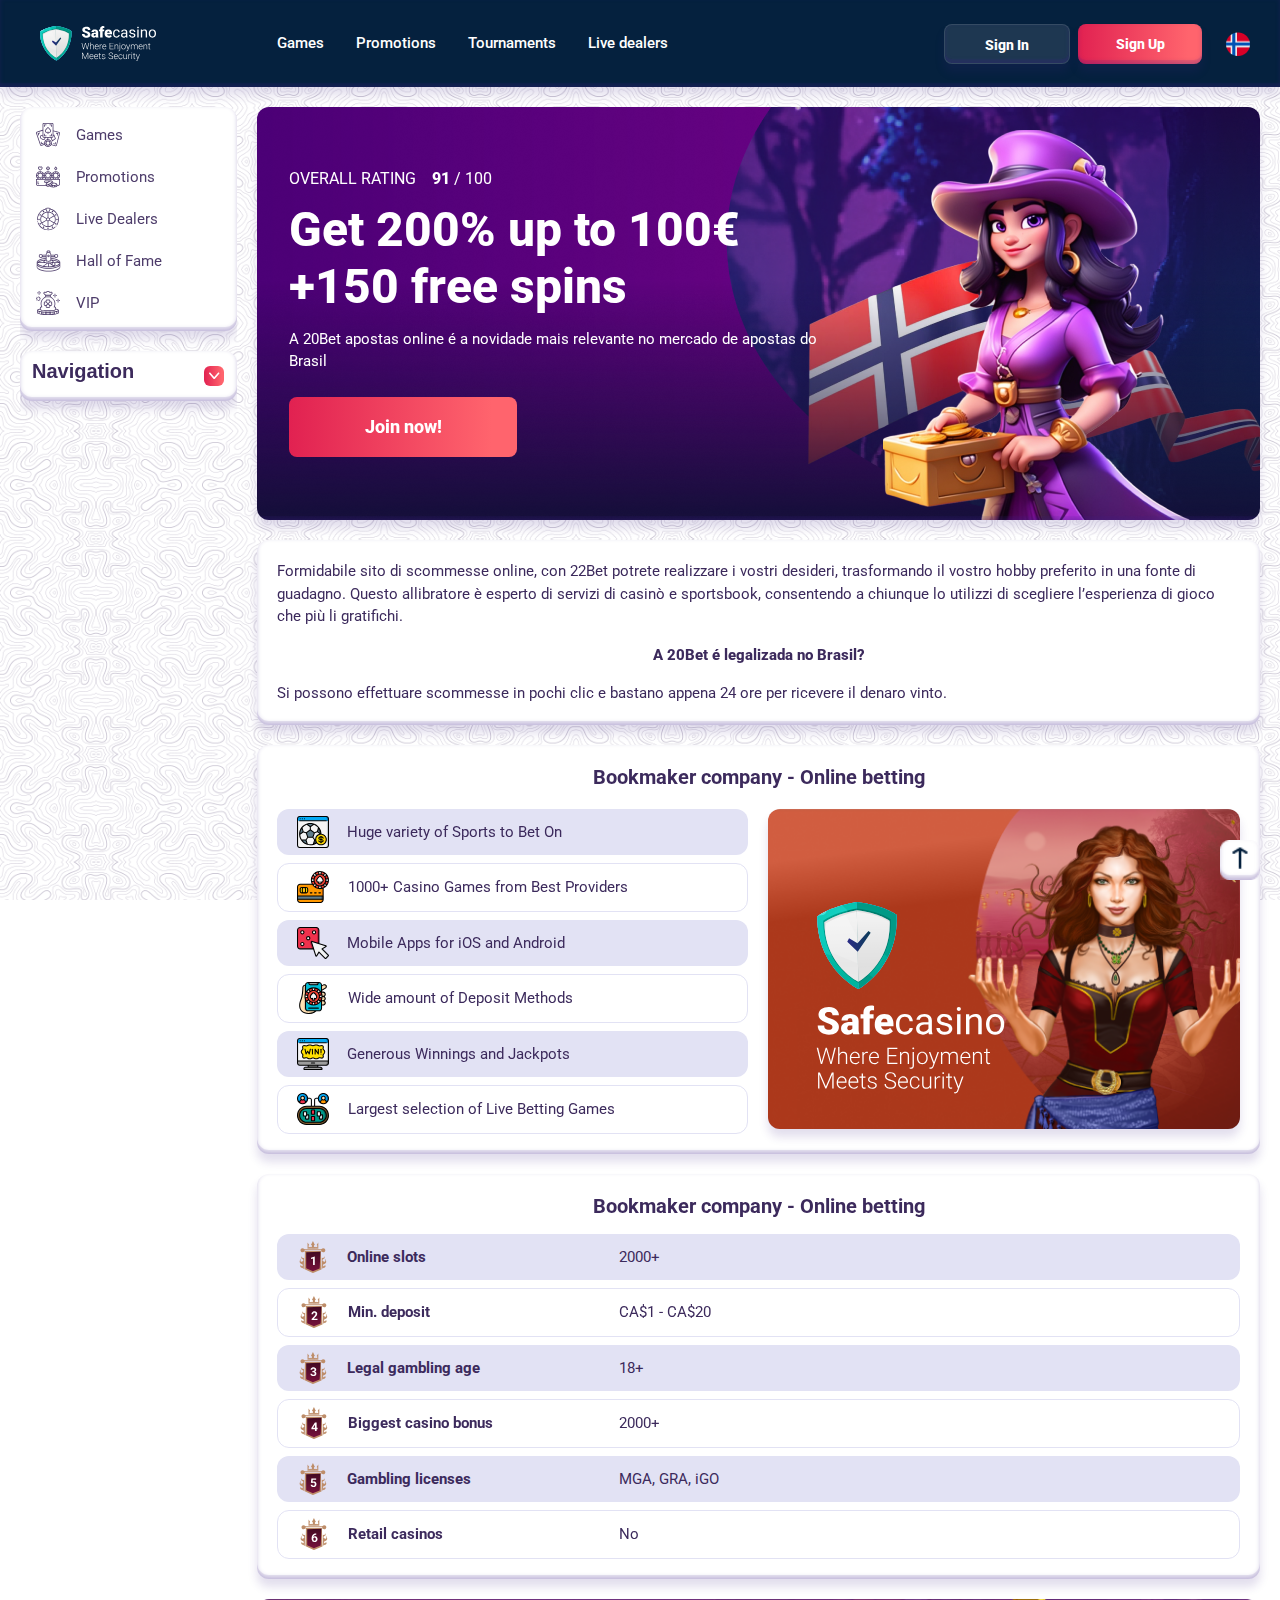
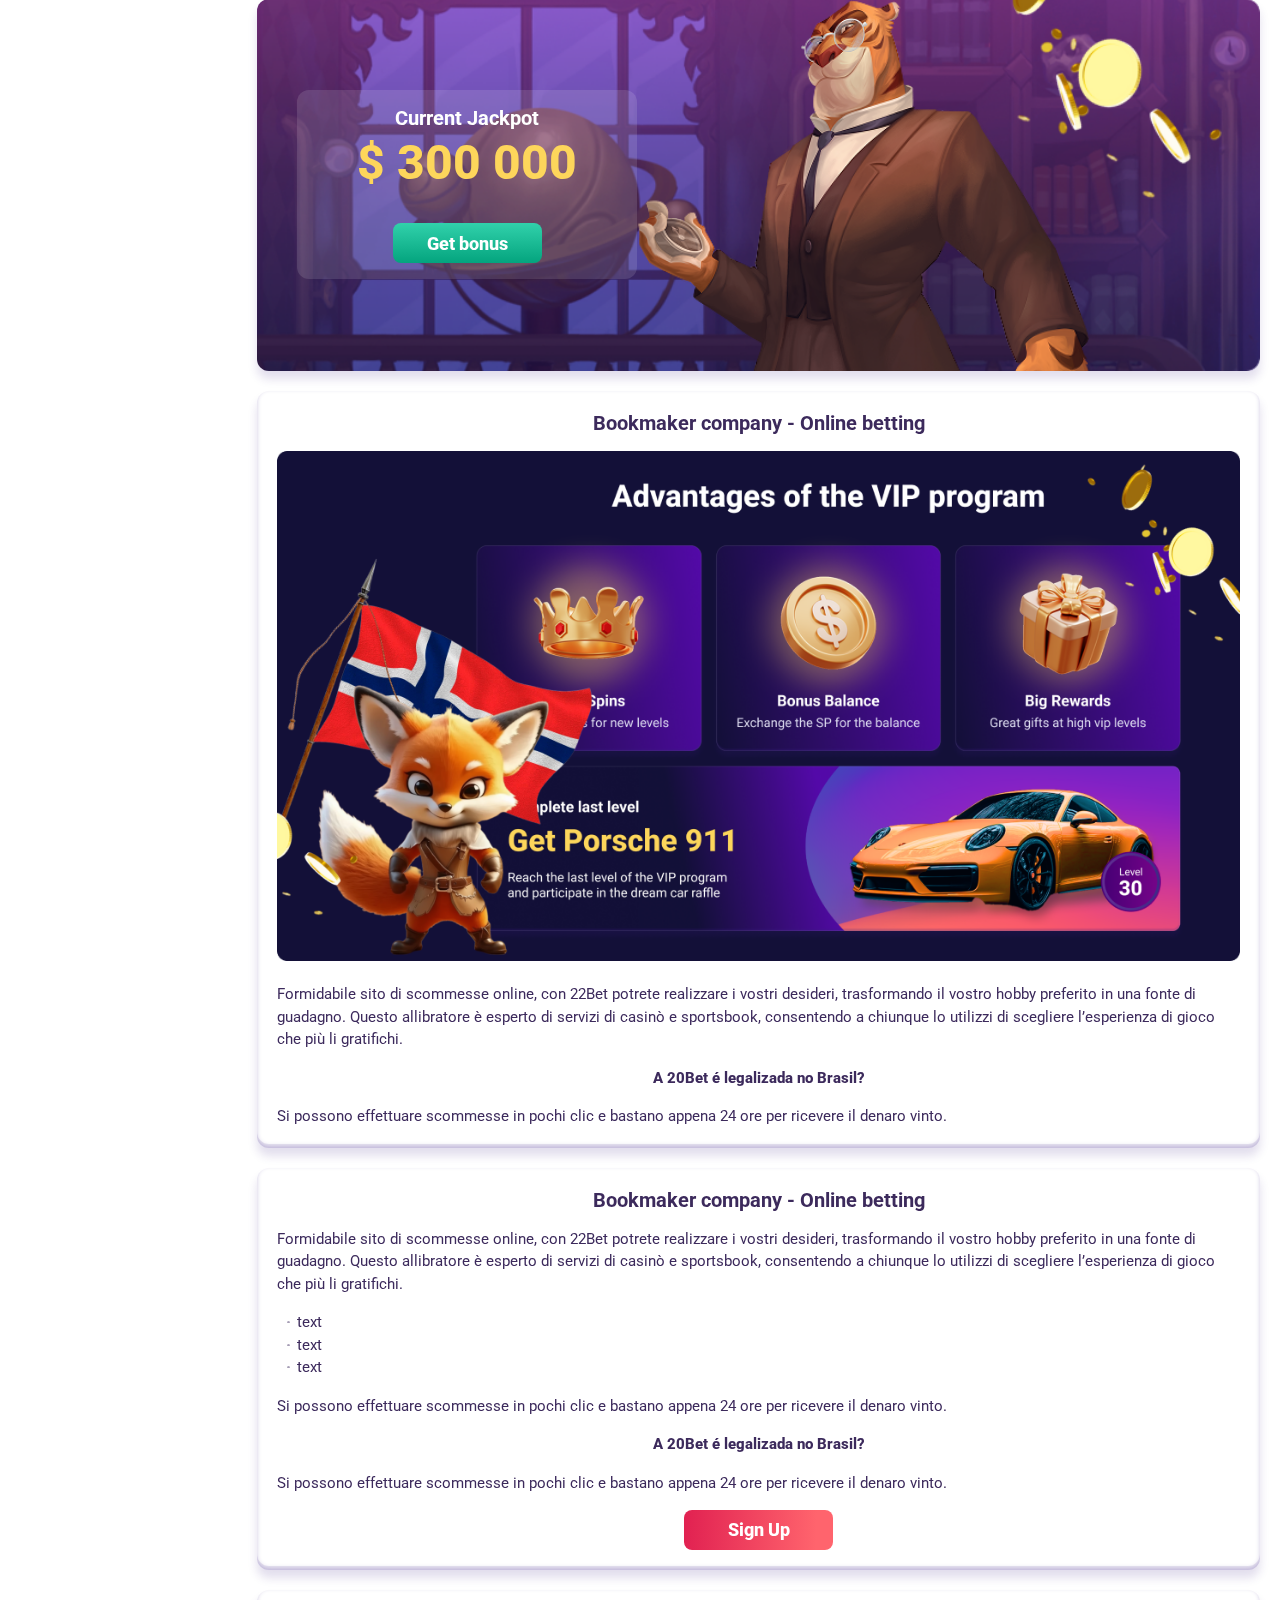
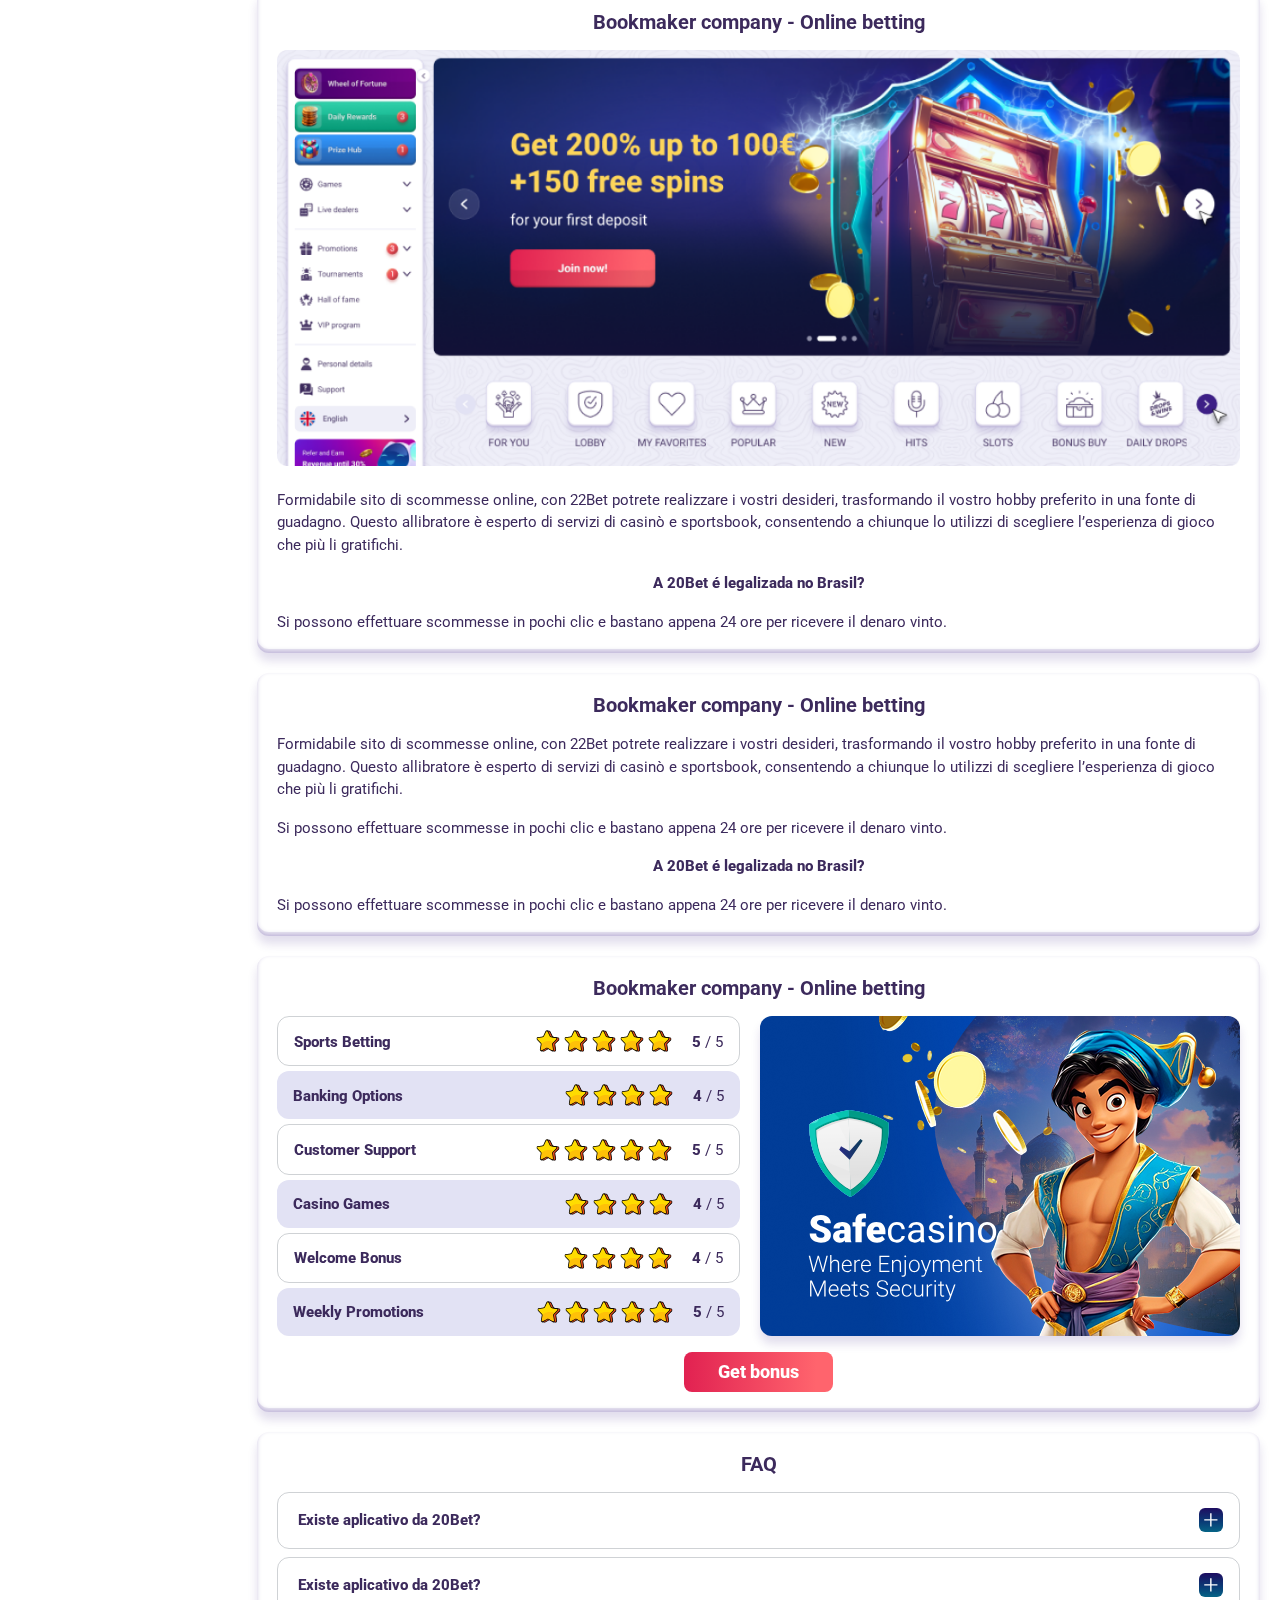
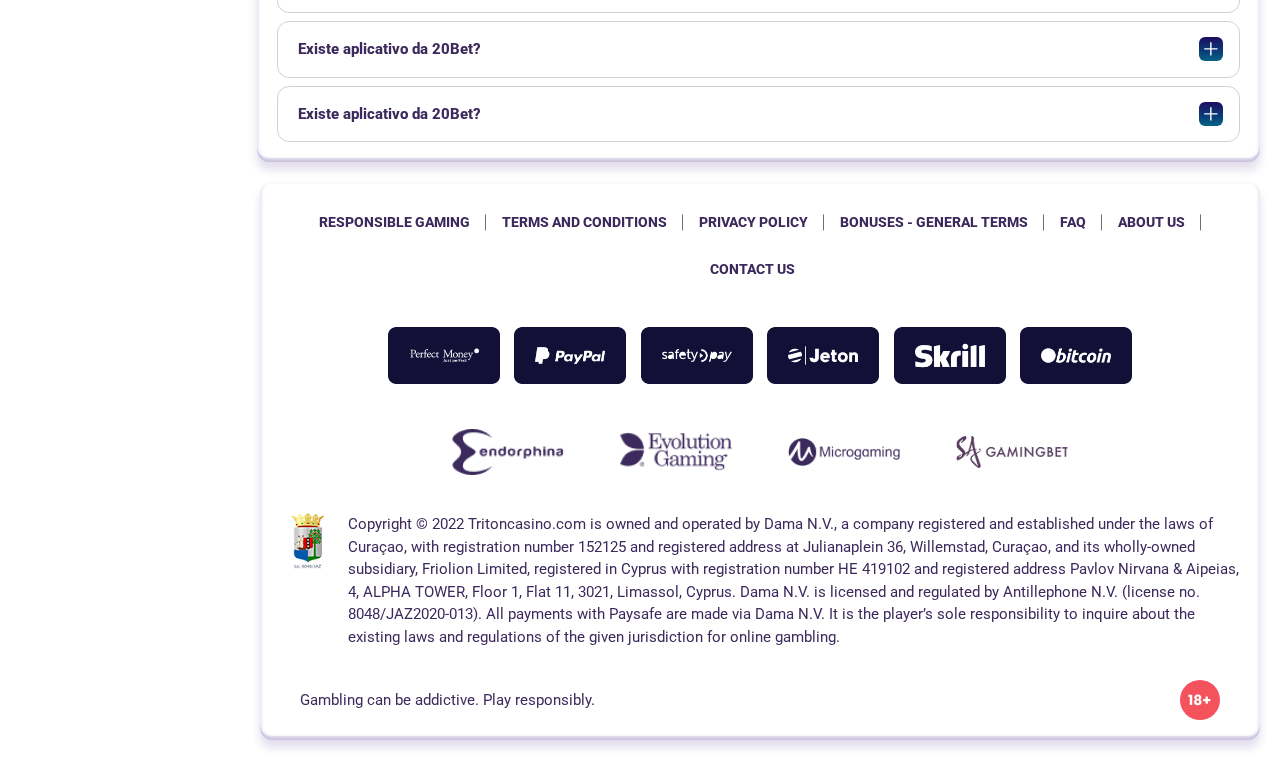
<file: index.html>
<!DOCTYPE html>
<html lang="no">
  <head>
    <meta charset="UTF-8" />
    <meta name="viewport" content="width=device-width, initial-scale=1.0" />
    <title>Get 200% up to 100€
      +150 free spins</title>
    <meta
      name="description"
      content="A 20Bet apostas online é a novidade mais relevante no mercado de apostas do Brasil"
    />
    <meta property="og:site_name" content="Slotsgem Casino" />
    <meta
      property="og:title"
      content="Get 200% up to 100€
      +150 free spins"
    />
    <meta property="og:type" content="website" />
    <meta property="og:url" content="http://safecasino-no.com/" />
    <meta property="og:image" content />
    <meta property="og:image:alt" content />
    <meta property="og:locale" content="no" />
    <meta
      property="og:description"
      content="A 20Bet apostas online é a novidade mais relevante no mercado de apostas do Brasil"
    />
    <link rel="preconnect" href="https://fonts.googleapis.com" />
    <link rel="preconnect" href="https://fonts.gstatic.com" crossorigin />
    <link
      href="https://fonts.googleapis.com/css2?family=Poppins:wght@400;500;600;700;900&family=Roboto&family=Roboto+Condensed:ital,wght@0,100..900;1,100..900&display=swap"
      rel="stylesheet"
    />
    <link rel="stylesheet" href="./css/reset.css" />
    <link rel="stylesheet" href="./css/main.css" />
    <link rel="stylesheet" href="./css/media.css" />
    <link rel="icon" href="./images/favicon.png" type="image/x-icon" />
     <script src="https://code.jquery.com/jquery-3.6.1.min.js" integrity="sha256-o88AwQnZB+VDvE9tvIXrMQaPlFFSUTR+nldQm1LuPXQ=" crossorigin="anonymous"></script>
  </head>
  <body>
    <header class="header">
      <section class="content header__content">
        <a href="#" class="logo header__logo"
          ><img src="./images/logo.svg" alt="logo" title=""
        /></a>
        <button class="header__btn-menu">
          <svg
            width="16px"
            height="16px"
            viewBox="0 0 16 16"
            xmlns="http://www.w3.org/2000/svg"
          >
            <rect y="0" width="16" height="3" rx="1.5"></rect>
            <rect y="6.5" width="16" height="3" rx="1.5"></rect>
            <rect y="13" width="16" height="3" rx="1.5"></rect>
          </svg>
        </button>
        <nav class="menu header__menu">
          <ul class="header__menu-list">
            <li><a href="#">Games</a></li>
            <li><a href="#">Promotions</a></li>
            <li><a href="#">Tournaments</a></li>
            <li><a href="#">Live dealers</a></li>
            
          </ul>
          <div class="header__btn">
            <a
              href="#"
              class="header__button header__button-login header__btn-login"
              >Sign In
            </a>
            <a
              href="#"
              class="header__button header__button-signin header__btn-signin"
              >Sign Up</a
            >
          </div>
        </nav>
        <a href="#" class="header__button header__button-login">Sign In </a>
        <a href="#" class="header__button header__button-signin">Sign Up</a>

        <a class="header__country" href="#">
          <span><img src="./images/flag.png" alt="Sweden Flag" title /></span>
        </a>
      </section>
    </header>
 <main class="main">
        <aside class="sidebar-wrapper">
            <section class="content sidebar">
              <nav class="menu sidebar__menu">
                <ul>
                  <li >
                    <a href="#" ><img class="icon-default" src="./images/sidebar/games.svg" alt=" Games"  title/>
                      Games</a>
                    
                  </li>
                  <li >
                    <a href="#" > <img class="icon-default" src="./images/sidebar/promotions.svg"  alt="Promotions"  title/>
                      
                      <span>Promotions</span></a>
                  </li>    
                  <li >
                    <a href="#" ><img class="icon-default" src="./images/sidebar/live.svg" alt="Live Dealers"  title/>
                      
                     Live Dealers</a>
                  </li>
                  <li >
                    <a href="#" ><img class="icon-default" src="./images/sidebar/hall.svg" alt="Hall of Fame" title>
                     
                      Hall of Fame</a>
                  </li>
                  <li >
                    <a href="" ><img class="icon-default" src="./images/sidebar/vip.svg" alt="vip" title/>
                     VIP</a>
                  </li>
                  
                </ul>
              </nav>
    
              <div class="sidebar__navigation">
                <button class="sidebar__links-button">
                  Navigation 
                </button>
                <div class="sidebar__links">
                  <ul class="sidebar__links-list">
                      <li ><a  href="#" title>Review of 22Bet</a></li>
                      <li ><a  href="#" title>Registration</a></li>
                      <li ><a  href="#" title>22Bet Betting Expert Reviews</a></li>
                      <li ><a  href="#" title>Layouts and navigation</a></li>
                      <li ><a  href="#" title>Sports betting</a></li>
                      <li ><a  href="#" title>Sports offers</a></li>
                      <li ><a  href="#" title>Live betting</a></li>
                      <li ><a  href="#" title>Cash out</a></li>
                      <li ><a  href="#" title>Live stream</a></li>
                  </ul>
                </div>
              </div>
            </section>
          </aside>
    
          <section class="content__wrapper">
            <section class="content hero hero__content">
              <div class="background hero__background">
                <img src="./images/main/bg-main.png" alt="hero" title />
              </div>
    
              <div class="hero__data">
                <div
                  class="hero__rating"
                  itemscope
                  itemtype="http://schema.org/Game"
                >
                  <p>Overall Rating</p>
                  <meta itemprop="name" content="http://safecasino-no.com/" />
                  <span
                    itemprop="aggregateRating"
                    itemscope
                    itemtype="http://schema.org/AggregateRating"
                  >
                    <span itemprop="ratingValue"> 91 </span>
                    <span> / </span>
                    <span itemprop="bestRating"> 100 </span>
                    <meta itemprop="reviewCount" content="100" />
                  </span>
                </div>
                <h1 class="title general hero__title">
                  Get 200% up to 100€
                  +150 free spins
                </h1>
                <p class="hero__text">A 20Bet apostas online é a novidade mais relevante no mercado de apostas do Brasil</p>
    
                <a href="#" class="button hero__button">Join now!</a>
              </div>
            </section>
            <section class="content page-nav">
              <div class="page-nav-button sidebar__links-button">
                Navigation 
              </div>
              <ul class="page-nav-list sidebar__links-list">
               
                <li ><a  href="#" title>Review of 22Bet</a></li>
                <li ><a  href="#" title>Registration</a></li>
                <li ><a  href="#" title>22Bet Betting Expert Reviews</a></li>
                <li ><a  href="#" title>Layouts and navigation</a></li>
                <li ><a  href="#" title>Sports betting</a></li>
                <li ><a  href="#" title>Sports offers</a></li>
                <li ><a  href="#" title>Live betting</a></li>
                <li ><a  href="#" title>Cash out</a></li>
                <li ><a  href="#" title>Live stream</a></li>
              </ul>
            </section>
            <section class="content article ">
          
                <p >
                  Formidabile sito di scommesse online, con 22Bet potrete realizzare i
                  vostri desideri, trasformando il vostro hobby preferito in una fonte
                  di guadagno. Questo allibratore è esperto di servizi di casinò e
                  sportsbook, consentendo a chiunque lo utilizzi di scegliere
                  l’esperienza di gioco che più li gratifichi.
                </p>
              <h2 class="article__subtitle">A 20Bet é legalizada no Brasil?</h2>
                <p >
                  Si possono effettuare scommesse in pochi clic e bastano appena 24 ore
                  per ricevere il denaro vinto.
                </p>
              </section> 
              <section class="content features">
                <h2 class="title high features__title">Bookmaker company - Online betting</h2>
                  <div class="features__list">
                    <div class="features__info">
                    <ul >
                      <li class="features__item">
                              Huge variety of Sports to Bet On
                      </li>
                      <li>
                        1000+ Casino Games from Best Providers
                      </li>
                      <li>
                        Mobile Apps for iOS and Android
                      </li>
                  
                      <li>
                        Wide amount of Deposit Methods
                      </li>
                      <li>
                        Generous Winnings and Jackpots
                      </li>
                      <li>
                       Largest selection of Live Betting Games
                      </li>
                    </ul>
                   </div>
                   <section class="content banner banner__ratings banner__features">
                    <div class="background banner__background-ratings">
                      <img src="./images/main/banner-features.png" alt="banner" title />
                    </div>
                    <div class="banner__info banner__info-ratings banner__info-features">
                      <a href="#">
                        <img src="./images/main/logo-ratings.svg" alt="logo" title>
                      </a>
                    </div>
                  </section>
                  </div>
              </section>  
              <section class="content about">
                <h2 class="title high about__title">Bookmaker company - Online betting</h2>
                <table class="about__table">
                  <tbody class="about__group">
                    
                      <tr>
                      <td>Online slots</td>
                      <td>2000+</td>
                     </tr>
                     <tr>
                      <td>Min. deposit</td>
                      <td>CA$1 - CA$20</td>
                     </tr>
                     <tr>
                      <td>Legal gambling age</td>
                      <td>18+</td>
                     </tr>
                   
                  
                        <tr>
                        <td>Biggest casino bonus</td>
                        <td>2000+</td>
                      </tr>
                      <tr>
                        <td>Gambling licenses</td>
                        <td>MGA, GRA, iGO</td>
                      </tr>
                      <tr>
                        <td>Retail casinos</td>
                        <td>No</td>
                      </tr>
                    </div>
                  </tbody>
                </table>
              </section> 
           
              <section class="content banner">
                <div class="background banner__background">
                  
                  <img src="./images/main/banner-main.png" alt="banner" title />
                  <div class="banner__image"><img src="./images/main/tiger.png" alt="" title></div>
                </div>
                <div class="banner__info">
                  <h2 class="title high banner__title-main">
                    Current Jackpot
                    <strong> $ 300 000 </strong>
                  </h2>
                  <a href="#" class="button banner__button">Get bonus</a>
                </div>
              </section>
              
             <section class=" content article">
                <h2 class="article__title high title">Bookmaker company - Online betting</h2>
                <div class="images">
                  <img
                  src="./images/main/image1-main.png"
                  alt="images" title
                  class=""
                  
                />
                </div>
                <p class="">
                  Formidabile sito di scommesse online, con 22Bet potrete realizzare i
                  vostri desideri, trasformando il vostro hobby preferito in una fonte
                  di guadagno. Questo allibratore è esperto di servizi di casinò e
                  sportsbook, consentendo a chiunque lo utilizzi di scegliere
                  l’esperienza di gioco che più li gratifichi.
                </p>
                <h3 >A 20Bet é legalizada no Brasil?</h3>
                <p >
                  Si possono effettuare scommesse in pochi clic e bastano appena 24 ore
                  per ricevere il denaro vinto.
                </p>
              </section>
              <section class=" content article ">
                <h2 class="article__title high title">Bookmaker company - Online betting</h2>
                <p >
                  Formidabile sito di scommesse online, con 22Bet potrete realizzare i
                  vostri desideri, trasformando il vostro hobby preferito in una fonte
                  di guadagno. Questo allibratore è esperto di servizi di casinò e
                  sportsbook, consentendo a chiunque lo utilizzi di scegliere
                  l’esperienza di gioco che più li gratifichi.
                </p>
                <ul>
                  <li >text</li>
                  <li >text</li>
                  <li >text</li>
                </ul>
                <p >
                  Si possono effettuare scommesse in pochi clic e bastano appena 24 ore
                  per ricevere il denaro vinto.
                </p>
                <h3 >A 20Bet é legalizada no Brasil?</h3>
                <p >
                  Si possono effettuare scommesse in pochi clic e bastano appena 24 ore
                  per ricevere il denaro vinto.
                </p>
                <a href="#" class="button  article__button">Sign Up</a>
              </section>
              <section class=" content article">
                <h2 class="article__title high title">Bookmaker company - Online betting</h2>
                <div class="images">
                  <img
                  src="./images/main/image2-main.png"
                  alt="images" title
                  class=""
                  
                />
                </div>
                <p class="">
                  Formidabile sito di scommesse online, con 22Bet potrete realizzare i
                  vostri desideri, trasformando il vostro hobby preferito in una fonte
                  di guadagno. Questo allibratore è esperto di servizi di casinò e
                  sportsbook, consentendo a chiunque lo utilizzi di scegliere
                  l’esperienza di gioco che più li gratifichi.
                </p>
                <h3 >A 20Bet é legalizada no Brasil?</h3>
                <p >
                  Si possono effettuare scommesse in pochi clic e bastano appena 24 ore
                  per ricevere il denaro vinto.
                </p>
              </section>
              <section class=" content article ">
                <h2 class="article__title high title">Bookmaker company - Online betting</h2>
                <p >
                  Formidabile sito di scommesse online, con 22Bet potrete realizzare i
                  vostri desideri, trasformando il vostro hobby preferito in una fonte
                  di guadagno. Questo allibratore è esperto di servizi di casinò e
                  sportsbook, consentendo a chiunque lo utilizzi di scegliere
                  l’esperienza di gioco che più li gratifichi.
                </p>
                <p >
                  Si possono effettuare scommesse in pochi clic e bastano appena 24 ore
                  per ricevere il denaro vinto.
                </p>
                <h3>A 20Bet é legalizada no Brasil?</h3>
                
                <p >
                  Si possono effettuare scommesse in pochi clic e bastano appena 24 ore
                  per ricevere il denaro vinto.
                </p>
               
              </section>
             <section class="content ratings ">
                <h2 class="ratings__title title high">
                  Bookmaker company - Online betting
                </h2>
                
          <div class="ratings__content">
            <ul class="ratings__list">
              <li>
                <div  class="ratings__info">
                  <span class="ratings__data">
                    <span>5</span>
                    <span>/</span>
                    <span>5</span>
                  </span>
                  <div class="ratings__img">
                    <img src="./images/main/ratings-icon.svg" alt="ratings" title>
                    <img src="./images/main/ratings-icon.svg" alt="ratings" title>
                    <img src="./images/main/ratings-icon.svg" alt="ratings" title>
                    <img src="./images/main/ratings-icon.svg" alt="ratings" title>
                    <img src="./images/main/ratings-icon.svg" alt="ratings" title>
                    
                  </div>
                  <p>Sports betting</p>
              
                </div>
                
              </li>
              <li>
                <div class="ratings__info">
                  <span class="ratings__data">
                    <span>4</span>
                    <span>/</span>
                    <span>5</span>
                  </span>
                  <div class="ratings__img">
                    <img src="./images/main/ratings-icon.svg" alt="ratings" title>
                    <img src="./images/main/ratings-icon.svg" alt="ratings" title>
                    <img src="./images/main/ratings-icon.svg" alt="ratings" title>
                    <img src="./images/main/ratings-icon.svg" alt="ratings" title>
                    
                
                  </div>
                  <p>Banking options</p>
                  
                </div>
                
              </li>
              <li>
                <div class="ratings__info">
                  <span class="ratings__data">
                    <span>5</span>
                    <span>/</span>
                    <span>5</span>
                  </span>
                  <div class="ratings__img">
                    <img src="./images/main/ratings-icon.svg" alt="ratings" title>
                    <img src="./images/main/ratings-icon.svg" alt="ratings" title>
                    <img src="./images/main/ratings-icon.svg" alt="ratings" title>
                    <img src="./images/main/ratings-icon.svg" alt="ratings" title>
                    <img src="./images/main/ratings-icon.svg" alt="ratings" title>
                    
                  </div>  
                  <p>Customer support</p>
                  
                </div>
                
            </li>
            <li>
              <div class="ratings__info">
                <span class="ratings__data">
                  <span>4</span>
                  <span>/</span>
                  <span>5</span>
                </span>
                <div class="ratings__img">
                  <img src="./images/main/ratings-icon.svg" alt="ratings" title>
                  <img src="./images/main/ratings-icon.svg" alt="ratings" title>
                  <img src="./images/main/ratings-icon.svg" alt="ratings" title>
                  <img src="./images/main/ratings-icon.svg" alt="ratings" title>
                  
                 
                </div>
                <p>Casino games</p>
                
              </div>
              
             
            </li>
              <li>
                <div class="ratings__info">
                  <span class="ratings__data">
                    <span>4</span>
                    <span>/</span>
                    <span>5</span>
                  </span>
                  <div class="ratings__img">
                    <img src="./images/main/ratings-icon.svg" alt="ratings" title>
                  <img src="./images/main/ratings-icon.svg" alt="ratings" title>
                  <img src="./images/main/ratings-icon.svg" alt="ratings" title>
                  <img src="./images/main/ratings-icon.svg" alt="ratings" title>
                  
                  </div>  
                  <p>Welcome bonus</p>
                  
                </div>
                
              </li>
             

             
            <li>
              <div class="ratings__info">
                <span class="ratings__data">
                  <span>5</span>
                  <span>/</span>
                  <span>5</span>
                </span>
                <div class="ratings__img">
                  <img src="./images/main/ratings-icon.svg" alt="ratings" title>
                  <img src="./images/main/ratings-icon.svg" alt="ratings" title>
                  <img src="./images/main/ratings-icon.svg" alt="ratings" title>
                  <img src="./images/main/ratings-icon.svg" alt="ratings" title>
                  <img src="./images/main/ratings-icon.svg" alt="ratings" title>
                 
                </div>  
                <p>Weekly promotions</p>
                
              </div> 
             
            </li> 
          
            </ul>
            <section class="content banner banner__ratings">
              <div class="background banner__background-ratings">
                <img src="./images/main/banner-ratings.png" alt="banner" title />
              </div>
              <div class="banner__info banner__info-ratings">
                <a href="#">
                  <img src="./images/main/logo-ratings.svg" alt="logo" title>
                </a>
              </div>
            </section>
          </div>
            
              <a href="#" class="button ratings__button">Get bonus</a>
              </section>
               <section class="content faq ">
                <h2 class="title high faq__title ">FAQ</h2>
                <ul class="faq__list " itemscope itemtype="https://schema.org/FAQPage">
                  <li class="faq__item"  itemscope itemprop="mainEntity" itemtype="https://schema.org/Question">
                    <h3 class="title medium faq__subtitle js-button-expander"  itemprop="name">Existe aplicativo da 20Bet?
                     </h3>
                    <div  class="faq__answer js-expand-content" itemscope  itemprop="acceptedAnswer" itemtype="https://schema.org/Answer">
                      <p  itemprop="text">
                        Formidabile sito di scommesse online, con 22Bet potrete realizzare i vostri desideri, trasformando il vostro hobby preferito in una fonte di guadagno. Questo allibratore è esperto di servizi di casinò e sportsbook, consentendo a chiunque lo utilizzi di scegliere l’esperienza di gioco che più li gratifichi.
                      </p>
                    </div>
                  </li>
                  <li class="faq__item"  itemscope itemprop="mainEntity" itemtype="https://schema.org/Question">
                    <h3 class="title medium faq__subtitle js-button-expander"  itemprop="name">Existe aplicativo da 20Bet?</h3>
                    <div class="faq__answer js-expand-content" itemscope  itemprop="acceptedAnswer" itemtype="https://schema.org/Answer">
                      <p  itemprop="text">
                        Formidabile sito di scommesse online, con 22Bet potrete realizzare i vostri desideri, trasformando il vostro hobby preferito in una fonte di guadagno. Questo allibratore è esperto di servizi di casinò e sportsbook, consentendo a chiunque lo utilizzi di scegliere l’esperienza di gioco che più li gratifichi.
                      </p>
                    </div>
                  </li> 
                   <li class="faq__item"  itemscope itemprop="mainEntity" itemtype="https://schema.org/Question">
                    <h3 class="title medium faq__subtitle js-button-expander"  itemprop="name">Existe aplicativo da 20Bet?</h3>
                    <div class="faq__answer js-expand-content" itemscope  itemprop="acceptedAnswer" itemtype="https://schema.org/Answer">
                      <p  itemprop="text">
                        Formidabile sito di scommesse online, con 22Bet potrete realizzare i vostri desideri, trasformando il vostro hobby preferito in una fonte di guadagno. Questo allibratore è esperto di servizi di casinò e sportsbook, consentendo a chiunque lo utilizzi di scegliere l’esperienza di gioco che più li gratifichi.
                      </p>
                    </div>
                  </li> 
                  <li class="faq__item"  itemscope itemprop="mainEntity" itemtype="https://schema.org/Question">
                    <h3 class="title medium faq__subtitle js-button-expander"  itemprop="name">Existe aplicativo da 20Bet?</h3>
                    <div class="faq__answer js-expand-content" itemscope  itemprop="acceptedAnswer" itemtype="https://schema.org/Answer">
                      <p  itemprop="text">
                        Formidabile sito di scommesse online, con 22Bet potrete realizzare i vostri desideri, trasformando il vostro hobby preferito in una fonte di guadagno. Questo allibratore è esperto di servizi di casinò e sportsbook, consentendo a chiunque lo utilizzi di scegliere l’esperienza di gioco che più li gratifichi.
                      </p>
                    </div>
                  </li> 
                  
                </ul>
              </section> 
              <div class=""  onclick="scrollToTop()">
                <button class="main__arrow" id="scrollToTopBtn"></button>
              </div> 
          </section>
    
    </main> 
    <footer class="footer">
      <section class="content footer__content">
        
        <ul class="footer__menu">
          <li><a href="#">RESPONSIBLE GAMING</a></li>
          <li><a href="#">TERMS AND CONDITIONS</a></li>
          <li><a href="#">PRIVACY POLICY</a></li>
          <li><a href="#">BONUSES - GENERAL TERMS</a></li>
          <li><a href="#">FAQ</a></li>
          <li><a href="#">ABOUT US</a></li>
          <li><a href="#">CONTACT US</a></li>
         
        </ul>
        <ul class="footer__cards">
          <li>
            <a href="#"><img src="./images/perfect.png" alt="cards" title /></a>
          </li>
          <li>
            <a href="#"><img src="./images/paypal.png" alt="cards" title /></a>
          </li>
          <li>
            <a href="#"
              ><img src="./images/safety.png" alt="cards" title
            /></a>
          </li>
          <li>
            <a href="#"><img src="./images/jeton.png" alt="cards" title /></a>
          </li>
          <li>
            <a href="#"><img src="./images/scrill.png" alt="cards" title /></a>
          </li>
          <li>
            <a href="#"><img src="./images/bitcoin.png" alt="cards" title /></a>
          </li>
          
        </ul>
        <ul class="footer__cards footer__cards-last">
          <li>
            <a href="#"><img src="./images/endorfina.png" alt="cards" title /></a>
          </li>
          <li>
            <a href="#"><img src="./images/evolution.png" alt="cards" title /></a>
          </li>
          <li>
            <a href="#"
              ><img src="./images/micro.png" alt="cards" title
            /></a>
          </li>
          <li>
            <a href="#"><img src="./images/gaming.png" alt="cards" title /></a>
          </li>
          
          
        </ul>
        <div class="footer__wrap">
          <img src="./images/footer-frame.png" alt="logo" title />
          <p>
            Copyright &copy; 2022 Tritoncasino.com is owned and operated by Dama N.V., a company registered and established under the laws of Curaçao, with registration number 152125 and registered address at Julianaplein 36, Willemstad, Curaçao, and its wholly-owned subsidiary, Friolion Limited, registered in Cyprus with registration number HE 419102 and registered address Pavlov Nirvana & Aipeias, 4, ALPHA TOWER, Floor 1, Flat 11, 3021, Limassol, Cyprus. Dama N.V. is licensed and regulated by Antillephone N.V. (license no. 8048/JAZ2020-013). All payments with Paysafe are made via Dama N.V. It is the player’s sole responsibility to inquire about the existing laws and regulations of the given jurisdiction for online gambling.
          </p>
        </div>
        <div class="footer__wrapp">
          
          <p>
            Gambling can be addictive. Play responsibly.
          </p>
          <img src="./images/age.svg" alt="age" title />
        </div>
      </section>
    </footer>
    <script src="./js/sidebar.js" defer></script>
    <script src="./js/arrowUp.js" defer></script>
    <script src="./js/expander.js" defer></script>
    <script src="./js/mobile-menu.js" defer></script>
  </body>
</html>
</file>
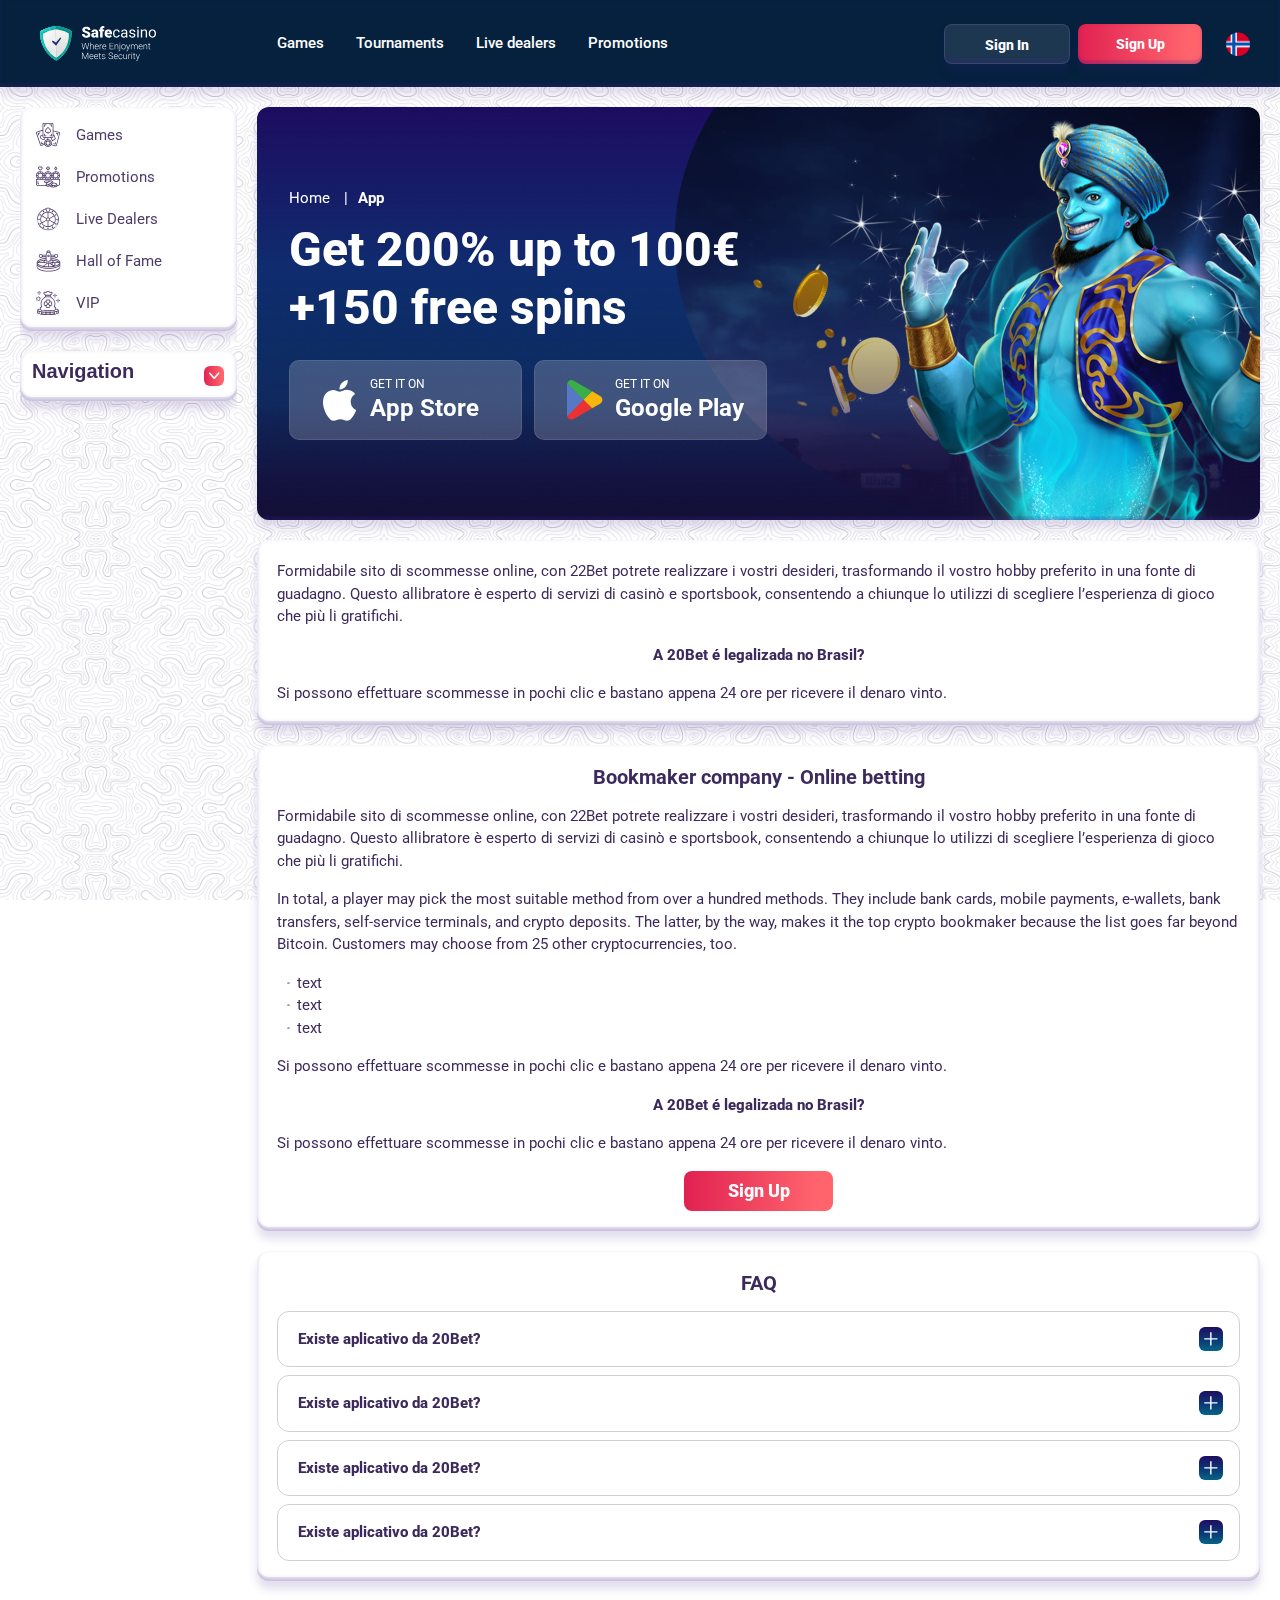
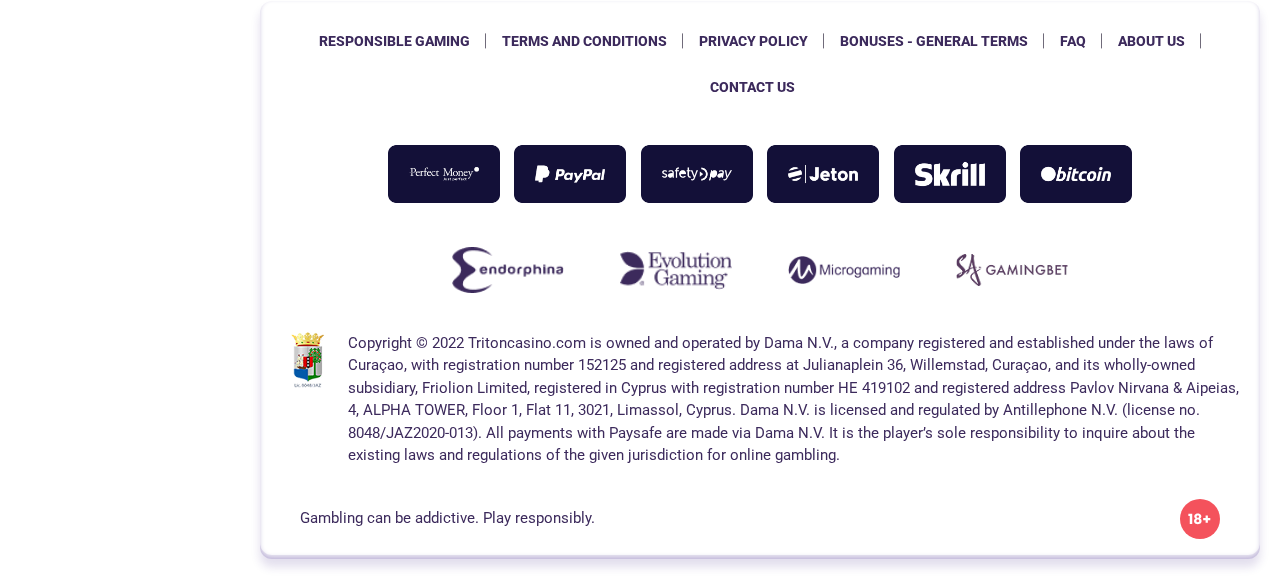
<file: app.html>
<!DOCTYPE html>
<html lang="no">
  <head>
    <meta charset="UTF-8" />
    <meta name="viewport" content="width=device-width, initial-scale=1.0" />
    <title>Get 200% up to 100€
      +150 free spins</title>
    <meta
      name="description"
      content="A 20Bet apostas online é a novidade mais relevante no mercado de apostas do Brasil"
    />
    <meta property="og:site_name" content="Slotsgem Casino" />
    <meta
      property="og:title"
      content="Get 200% up to 100€
      +150 free spins"
    />
    <meta property="og:type" content="website" />
    <meta property="og:url" content="http://safecasino-no.com/" />
    <meta property="og:image" content />
    <meta property="og:image:alt" content />
    <meta property="og:locale" content="no" />
    <meta
      property="og:description"
      content="A 20Bet apostas online é a novidade mais relevante no mercado de apostas do Brasil."
    />
    <link rel="preconnect" href="https://fonts.googleapis.com" />
    <link rel="preconnect" href="https://fonts.gstatic.com" crossorigin />
    <link
      href="https://fonts.googleapis.com/css2?family=Poppins:wght@400;500;600;700;900&family=Roboto&family=Roboto+Condensed:ital,wght@0,100..900;1,100..900&display=swap"
      rel="stylesheet"
    />
    <link rel="stylesheet" href="./css/reset.css" />
    <link rel="stylesheet" href="./css/main.css" />
    <link rel="stylesheet" href="./css/media.css" />
    <link rel="icon" href="./images/favicon.png" type="image/x-icon" />
    <script
      src="https://code.jquery.com/jquery-3.6.1.min.js"
      integrity="sha256-o88AwQnZB+VDvE9tvIXrMQaPlFFSUTR+nldQm1LuPXQ="
      crossorigin="anonymous"
    ></script>
  </head>
  <body>
    <header class="header">
      <section class="content header__content">
        <a href="#" class="logo header__logo"
          ><img src="./images/logo.svg" alt="logo" title=""
        /></a>
        <button class="header__btn-menu">
          <svg
            width="16px"
            height="16px"
            viewBox="0 0 16 16"
            xmlns="http://www.w3.org/2000/svg"
          >
            <rect y="0" width="16" height="3" rx="1.5"></rect>
            <rect y="6.5" width="16" height="3" rx="1.5"></rect>
            <rect y="13" width="16" height="3" rx="1.5"></rect>
          </svg>
        </button>
        <nav class="menu header__menu">
          <ul class="header__menu-list">
            <li><a href="#">Games</a></li>
            <li><a href="#">Tournaments</a></li>
            <li><a href="#">Live dealers</a></li>
            <li><a href="#">Promotions</a></li>
          </ul>
          <div class="header__btn">
            <a
              href="#"
              class="header__button header__button-login header__btn-login"
              >Sign In
            </a>
            <a
              href="#"
              class="header__button header__button-signin header__btn-signin"
              >Sign Up</a
            >
          </div>
        </nav>
        <a href="#" class="header__button header__button-login">Sign In </a>
        <a href="#" class="header__button header__button-signin">Sign Up</a>

        <a class="header__country" href="#">
          <span><img src="./images/flag.png" alt="Sweden Flag" title /></span>
        </a>
      </section>
    </header>
    <main class="main">
      <aside class="sidebar-wrapper">
        <section class="content sidebar">
          <nav class="menu sidebar__menu">
            <ul>
              <li >
                <a href="#" ><img class="icon-default" src="./images/sidebar/games.svg" alt=" Games"  title/>
                  Games</a>
                
              </li>
              <li >
                <a href="#" > <img class="icon-default" src="./images/sidebar/promotions.svg"  alt="Promotions"  title/>
                  
                  <span>Promotions</span></a>
              </li>    
              <li >
                <a href="#" ><img class="icon-default" src="./images/sidebar/live.svg" alt="Live Dealers"  title/>
                  
                 Live Dealers</a>
              </li>
              <li >
                <a href="#" ><img class="icon-default" src="./images/sidebar/hall.svg" alt="Hall of Fame" title>
                 
                  Hall of Fame</a>
              </li>
              <li >
                <a href="" ><img class="icon-default" src="./images/sidebar/vip.svg" alt="vip" title/>
                 VIP</a>
              </li>
            </ul>
          </nav>
          <div class="sidebar__navigation">
          <button class="sidebar__links-button">Navigation</button>
          <div class="sidebar__links">
            <ul class="sidebar__links-list">
              <li><a href="#" title>Review of 22Bet</a></li>
              <li><a href="#" title>Registration</a></li>
              <li><a href="#" title>22Bet Betting Expert Reviews</a></li>
              <li><a href="#" title>Layouts and navigation</a></li>
              <li><a href="#" title>Sports betting</a></li>
              <li><a href="#" title>Sports offers</a></li>
              <li><a href="#" title>Live betting</a></li>
              <li><a href="#" title>Cash out</a></li>
              <li><a href="#" title>Live stream</a></li>
            </ul>
          </div>
          </div>
        </section>
      </aside>

      <section class="content__wrapper">
        <section class="content hero hero__app">
          <div class="background hero__background">
            <img src="./images/app/bg-app.png" alt="hero" title />
          </div>

          <div class="hero__data hero__data-app">
            <ul
              class="breadcrumbs"
              itemscope
              itemtype="https://schema.org/BreadcrumbList"
            >
              <li
                itemprop="itemListElement"
                itemscope
                itemtype="https://schema.org/ListItem"
              >
                <a href="#" itemprop="item">
                  <span itemprop="name">Home</span></a
                >
                <meta itemprop="position" content="1" />
              </li>
              <li
                itemprop="itemListElement"
                itemscope
                itemtype="https://schema.org/ListItem"
              >
                <a href="#" itemprop="item"> <span itemprop="name">App</span></a>
                <meta itemprop="position" content="2" />
              </li>
            </ul>
            <h1 class="title general hero__title hero__title-page hero__title-app">
              Get 200% up to 100€
+150 free spins
            </h1>
            
            <div class="button__wrap-app">
              <a href="#" class="banner__btn banner__btn-app">
                Get it on
                <span>App Store</span>
              
              </a>
              <a href="#" class="banner__btn banner__btn-android"
                >  Get it on <span>
                 
Google Play
                </span></a
              >
            </div>
          </div>
        </section>
        <section class="content page-nav">
          <div class="page-nav-button sidebar__links-button">Navigation</div>
          <ul class="page-nav-list sidebar__links-list">
            <li><a href="#" title>Review of 22Bet</a></li>
            <li><a href="#" title>Registration</a></li>
            <li><a href="#" title>22Bet Betting Expert Reviews</a></li>
            <li><a href="#" title>Layouts and navigation</a></li>
            <li><a href="#" title>Sports betting</a></li>
            <li><a href="#" title>Sports offers</a></li>
            <li><a href="#" title>Live betting</a></li>
            <li><a href="#" title>Cash out</a></li>
            <li><a href="#" title>Live stream</a></li>
          </ul>
        </section>
        <section class="content article">
          
          <p>
            Formidabile sito di scommesse online, con
            22Bet potrete realizzare i vostri desideri, trasformando il vostro hobby preferito in una fonte di guadagno. Questo allibratore è esperto di servizi di casinò e sportsbook, consentendo a chiunque lo utilizzi di scegliere l’esperienza di gioco che più li gratifichi.
          </p>
          <h2 class="article__subtitle">A 20Bet é legalizada no Brasil?</h2>
          <p>Si possono effettuare scommesse in pochi clic e bastano appena 24 ore per ricevere il denaro vinto.</p>
        </section>
       
        <section class="content article">
          <h2 class="article__title high title">
            Bookmaker company - Online betting
          </h2>
          <p>
            Formidabile sito di scommesse online, con 22Bet potrete realizzare i vostri desideri, trasformando il vostro hobby preferito in una fonte di guadagno. Questo allibratore è esperto di servizi di casinò e sportsbook, consentendo a chiunque lo utilizzi di scegliere l’esperienza di gioco che più li gratifichi.
          </p>
          <p>
            In total, a player may pick the most suitable method from over a
            hundred methods. They include bank cards, mobile payments,
            e-wallets, bank transfers, self-service terminals, and crypto
            deposits. The latter, by the way, makes it the top crypto bookmaker
            because the list goes far beyond Bitcoin. Customers may choose from
            25 other cryptocurrencies, too.
          </p>
          <ul >
            <li >text</li>
                  <li >text</li>
                  <li >text</li>
          </ul>
          <p>Si possono effettuare scommesse in pochi clic e bastano appena 24 ore per ricevere il denaro vinto.</p>
          <h3>A 20Bet é legalizada no Brasil?</h3>
          <p>Si possono effettuare scommesse in pochi clic e bastano appena 24 ore per ricevere il denaro vinto.</p>
          <a href="#" class="button article__button">Sign Up</a>
        </section>
        <section class="content faq">
          <h2 class="title high faq__title">FAQ</h2>
          <ul class="faq__list" itemscope itemtype="https://schema.org/FAQPage">
            <li class="faq__item"  itemscope itemprop="mainEntity" itemtype="https://schema.org/Question">
              <h3 class="title medium faq__subtitle js-button-expander"  itemprop="name">Existe aplicativo da 20Bet?
               </h3>
              <div  class="faq__answer js-expand-content" itemscope  itemprop="acceptedAnswer" itemtype="https://schema.org/Answer">
                <p  itemprop="text">
                  Formidabile sito di scommesse online, con 22Bet potrete realizzare i vostri desideri, trasformando il vostro hobby preferito in una fonte di guadagno. Questo allibratore è esperto di servizi di casinò e sportsbook, consentendo a chiunque lo utilizzi di scegliere l’esperienza di gioco che più li gratifichi.
                </p>
              </div>
            </li>
            <li class="faq__item"  itemscope itemprop="mainEntity" itemtype="https://schema.org/Question">
              <h3 class="title medium faq__subtitle js-button-expander"  itemprop="name">Existe aplicativo da 20Bet?</h3>
              <div class="faq__answer js-expand-content" itemscope  itemprop="acceptedAnswer" itemtype="https://schema.org/Answer">
                <p  itemprop="text">
                  Formidabile sito di scommesse online, con 22Bet potrete realizzare i vostri desideri, trasformando il vostro hobby preferito in una fonte di guadagno. Questo allibratore è esperto di servizi di casinò e sportsbook, consentendo a chiunque lo utilizzi di scegliere l’esperienza di gioco che più li gratifichi.
                </p>
              </div>
            </li> 
             <li class="faq__item"  itemscope itemprop="mainEntity" itemtype="https://schema.org/Question">
              <h3 class="title medium faq__subtitle js-button-expander"  itemprop="name">Existe aplicativo da 20Bet?</h3>
              <div class="faq__answer js-expand-content" itemscope  itemprop="acceptedAnswer" itemtype="https://schema.org/Answer">
                <p  itemprop="text">
                  Formidabile sito di scommesse online, con 22Bet potrete realizzare i vostri desideri, trasformando il vostro hobby preferito in una fonte di guadagno. Questo allibratore è esperto di servizi di casinò e sportsbook, consentendo a chiunque lo utilizzi di scegliere l’esperienza di gioco che più li gratifichi.
                </p>
              </div>
            </li> 
            <li class="faq__item"  itemscope itemprop="mainEntity" itemtype="https://schema.org/Question">
              <h3 class="title medium faq__subtitle js-button-expander"  itemprop="name">Existe aplicativo da 20Bet?</h3>
              <div class="faq__answer js-expand-content" itemscope  itemprop="acceptedAnswer" itemtype="https://schema.org/Answer">
                <p  itemprop="text">
                  Formidabile sito di scommesse online, con 22Bet potrete realizzare i vostri desideri, trasformando il vostro hobby preferito in una fonte di guadagno. Questo allibratore è esperto di servizi di casinò e sportsbook, consentendo a chiunque lo utilizzi di scegliere l’esperienza di gioco che più li gratifichi.
                </p>
              </div>
            </li> 
            
          </ul>
        </section>
      </section>
    </main>
    <footer class="footer">
      <section class="content footer__content">
        
        <ul class="footer__menu">
          <li><a href="#">RESPONSIBLE GAMING</a></li>
          <li><a href="#">TERMS AND CONDITIONS</a></li>
          <li><a href="#">PRIVACY POLICY</a></li>
          <li><a href="#">BONUSES - GENERAL TERMS</a></li>
          <li><a href="#">FAQ</a></li>
          <li><a href="#">ABOUT US</a></li>
          <li><a href="#">CONTACT US</a></li>
         
        </ul>
        <ul class="footer__cards">
          <li>
            <a href="#"><img src="./images/perfect.png" alt="cards" title /></a>
          </li>
          <li>
            <a href="#"><img src="./images/paypal.png" alt="cards" title /></a>
          </li>
          <li>
            <a href="#"
              ><img src="./images/safety.png" alt="cards" title
            /></a>
          </li>
          <li>
            <a href="#"><img src="./images/jeton.png" alt="cards" title /></a>
          </li>
          <li>
            <a href="#"><img src="./images/scrill.png" alt="cards" title /></a>
          </li>
          <li>
            <a href="#"><img src="./images/bitcoin.png" alt="cards" title /></a>
          </li>
          
        </ul>
        <ul class="footer__cards footer__cards-last">
          <li>
            <a href="#"><img src="./images/endorfina.png" alt="cards" title /></a>
          </li>
          <li>
            <a href="#"><img src="./images/evolution.png" alt="cards" title /></a>
          </li>
          <li>
            <a href="#"
              ><img src="./images/micro.png" alt="cards" title
            /></a>
          </li>
          <li>
            <a href="#"><img src="./images/gaming.png" alt="cards" title /></a>
          </li>
          
          
        </ul>
        <div class="footer__wrap">
          <img src="./images/footer-frame.png" alt="logo" title />
          <p>
            Copyright &copy; 2022 Tritoncasino.com is owned and operated by Dama N.V., a company registered and established under the laws of Curaçao, with registration number 152125 and registered address at Julianaplein 36, Willemstad, Curaçao, and its wholly-owned subsidiary, Friolion Limited, registered in Cyprus with registration number HE 419102 and registered address Pavlov Nirvana & Aipeias, 4, ALPHA TOWER, Floor 1, Flat 11, 3021, Limassol, Cyprus. Dama N.V. is licensed and regulated by Antillephone N.V. (license no. 8048/JAZ2020-013). All payments with Paysafe are made via Dama N.V. It is the player’s sole responsibility to inquire about the existing laws and regulations of the given jurisdiction for online gambling.
          </p>
        </div>
        <div class="footer__wrapp">
          
          <p>
            Gambling can be addictive. Play responsibly.
          </p>
          <img src="./images/age.svg" alt="age" title />
        </div>
      </section>
    </footer>
    <script src="./js/sidebar.js" defer></script>
    <script src="./js/expander.js" defer></script>
    <script src="./js/mobile-menu.js" defer></script>
  </body>
</html>
</file>
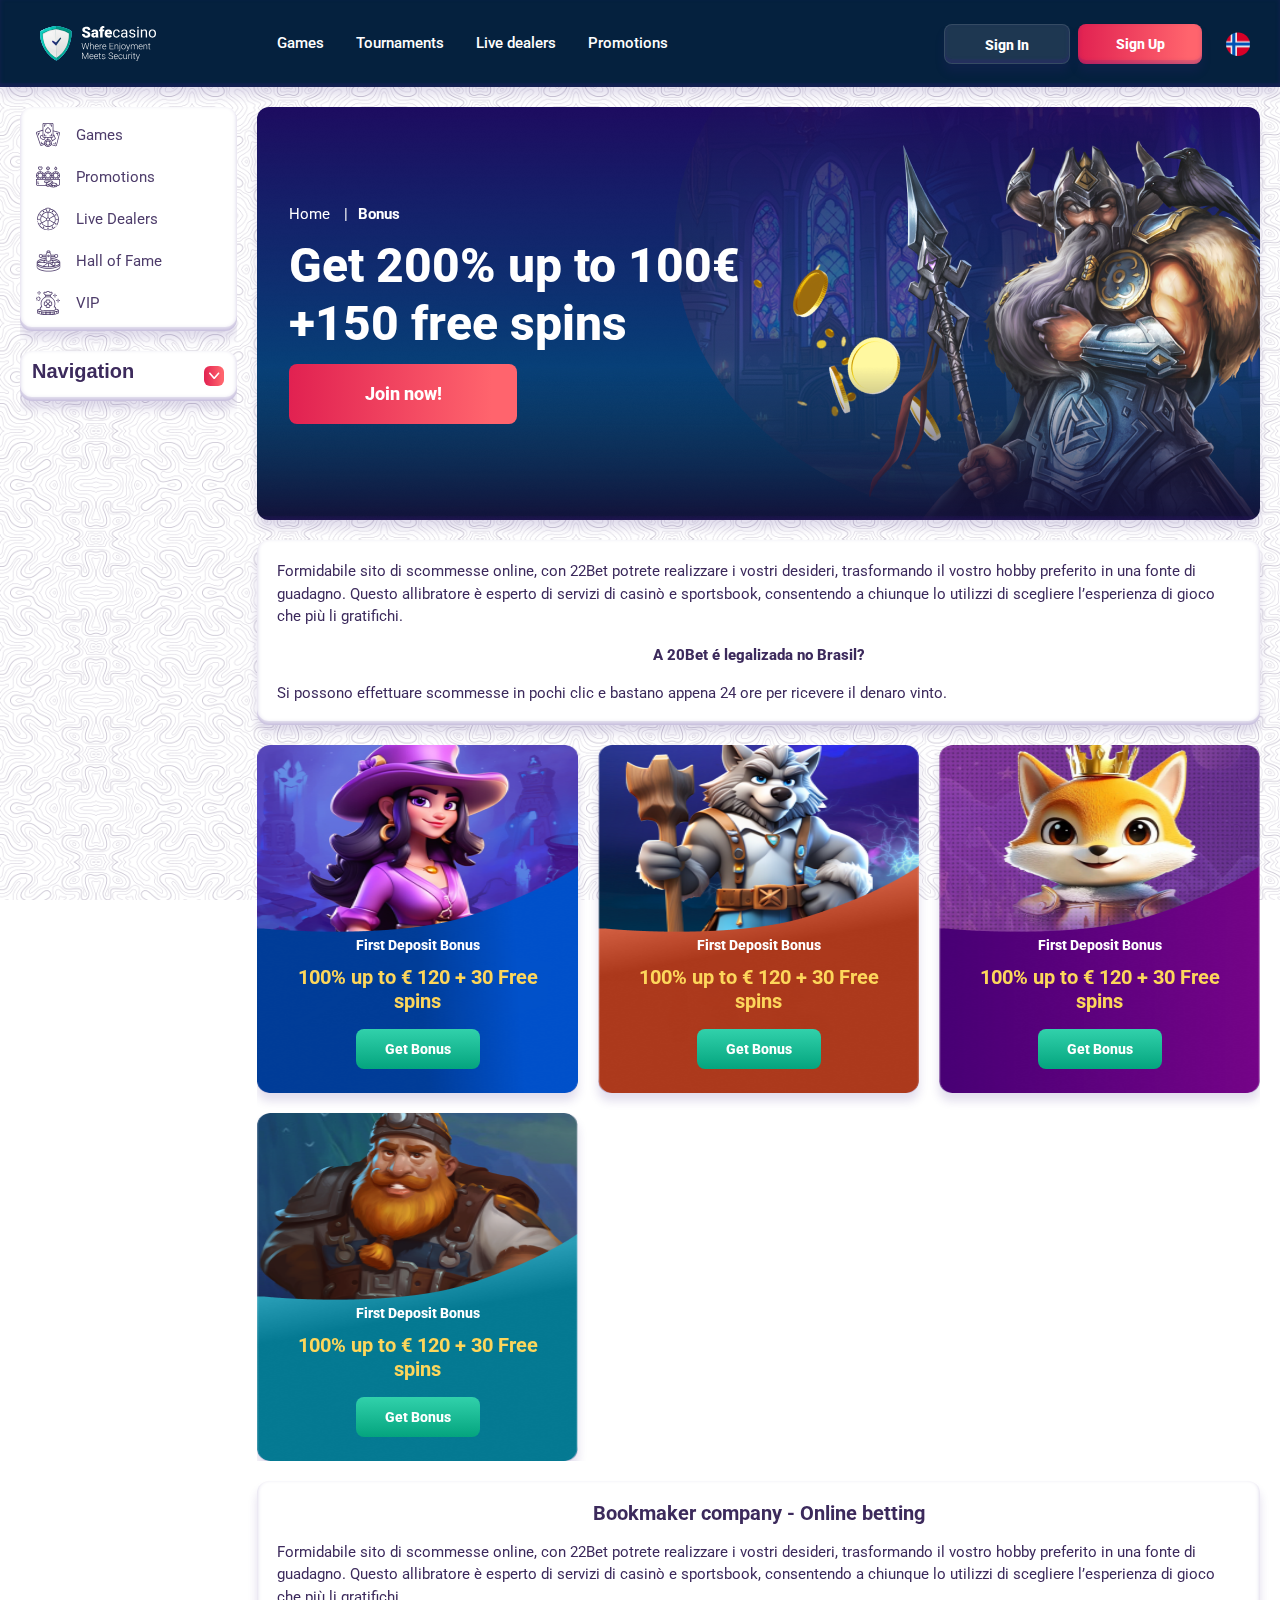
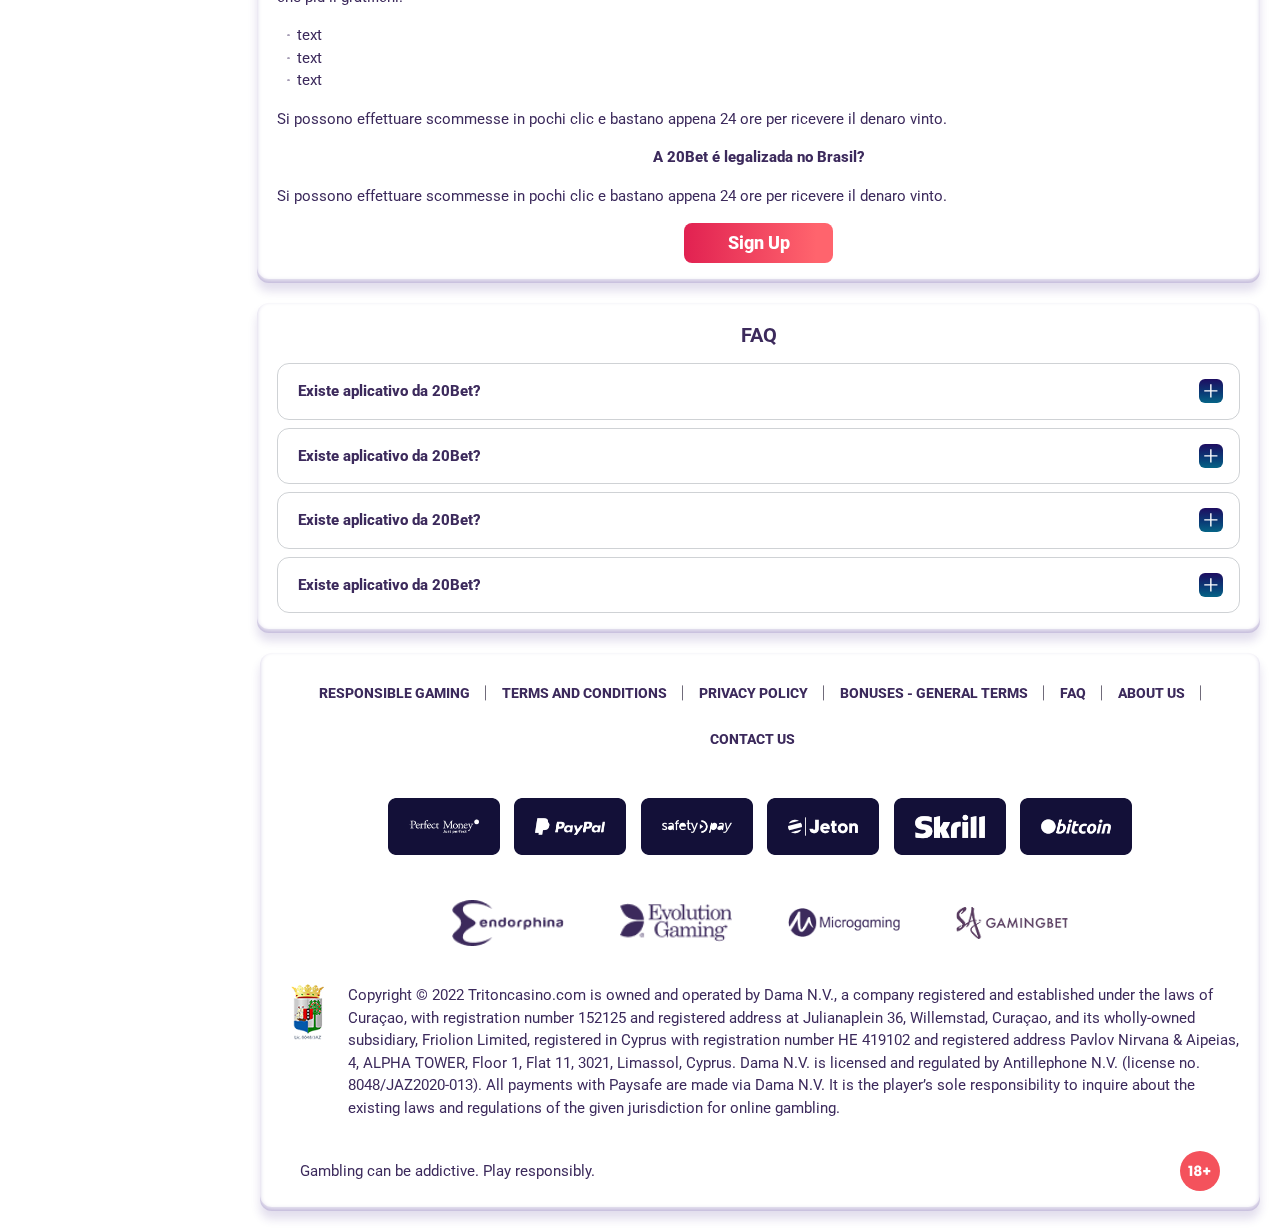
<file: bonus.html>
<!DOCTYPE html>
<html lang="no">
  <head>
    <meta charset="UTF-8" />
    <meta name="viewport" content="width=device-width, initial-scale=1.0" />
    <title>Get 200% up to 100€
      +150 free spins</title>
    <meta
      name="description"
      content="A 20Bet apostas online é a novidade mais relevante no mercado de apostas do Brasil"
    />
    <meta property="og:site_name" content="Slotsgem Casino" />
    <meta
      property="og:title"
      content="Get 200% up to 100€
      +150 free spins"
    />
    <meta property="og:type" content="website" />
    <meta property="og:url" content="http://safecasino-no.com/" />
    <meta property="og:image" content />
    <meta property="og:image:alt" content />
    <meta property="og:locale" content="no" />
    <meta
      property="og:description"
      content="A 20Bet apostas online é a novidade mais relevante no mercado de apostas do Brasil"
    />
    <link rel="preconnect" href="https://fonts.googleapis.com" />
    <link rel="preconnect" href="https://fonts.gstatic.com" crossorigin />
    <link
      href="https://fonts.googleapis.com/css2?family=Poppins:wght@400;500;600;700;900&family=Roboto&family=Roboto+Condensed:ital,wght@0,100..900;1,100..900&display=swap"
      rel="stylesheet"
    />
    <link rel="stylesheet" href="./css/reset.css" />
    <link rel="stylesheet" href="./css/main.css" />
    <link rel="stylesheet" href="./css/media.css" />
    <link rel="icon" href="./images/favicon.png" type="image/x-icon" />
    <script
      src="https://code.jquery.com/jquery-3.6.1.min.js"
      integrity="sha256-o88AwQnZB+VDvE9tvIXrMQaPlFFSUTR+nldQm1LuPXQ="
      crossorigin="anonymous"
    ></script>
  </head>
  <body>
    <header class="header">
      <section class="content header__content">
        <a href="#" class="logo header__logo"
          ><img src="./images/logo.svg" alt="logo" title=""
        /></a>
        <button class="header__btn-menu">
          <svg
            width="16px"
            height="16px"
            viewBox="0 0 16 16"
            xmlns="http://www.w3.org/2000/svg"
          >
            <rect y="0" width="16" height="3" rx="1.5"></rect>
            <rect y="6.5" width="16" height="3" rx="1.5"></rect>
            <rect y="13" width="16" height="3" rx="1.5"></rect>
          </svg>
        </button>
        <nav class="menu header__menu">
          <ul class="header__menu-list">
            <li><a href="#">Games</a></li>
            <li><a href="#">Tournaments</a></li>
            <li><a href="#">Live dealers</a></li>
            <li><a href="#">Promotions</a></li>
          </ul>
          <div class="header__btn">
            <a
              href="#"
              class="header__button header__button-login header__btn-login"
              >Sign In
            </a>
            <a
              href="#"
              class="header__button header__button-signin header__btn-signin"
              >Sign Up</a
            >
          </div>
        </nav>
        <a href="#" class="header__button header__button-login">Sign In </a>
        <a href="#" class="header__button header__button-signin">Sign Up</a>

        <a class="header__country" href="#">
          <span><img src="./images/flag.png" alt="Sweden Flag" title /></span>
        </a>
      </section>
    </header>
    <main class="main">
      <aside class="sidebar-wrapper">
        <section class="content sidebar">
          <nav class="menu sidebar__menu">
            <ul>
              <li >
                <a href="#" ><img class="icon-default" src="./images/sidebar/games.svg" alt=" Games"  title/>
                  Games</a>
                
              </li>
              <li >
                <a href="#" > <img class="icon-default" src="./images/sidebar/promotions.svg"  alt="Promotions"  title/>
                  
                  <span>Promotions</span></a>
              </li>    
              <li >
                <a href="#" ><img class="icon-default" src="./images/sidebar/live.svg" alt="Live Dealers"  title/>
                  
                 Live Dealers</a>
              </li>
              <li >
                <a href="#" ><img class="icon-default" src="./images/sidebar/hall.svg" alt="Hall of Fame" title>
                 
                  Hall of Fame</a>
              </li>
              <li >
                <a href="" ><img class="icon-default" src="./images/sidebar/vip.svg" alt="vip" title/>
                 VIP</a>
              </li>
            </ul>
          </nav>
          <div class="sidebar__navigation">
          <button class="sidebar__links-button">Navigation</button>
          <div class="sidebar__links">
            <ul class="sidebar__links-list">
              <li><a href="#" title>Review of 22Bet</a></li>
              <li><a href="#" title>Registration</a></li>
              <li><a href="#" title>22Bet Betting Expert Reviews</a></li>
              <li><a href="#" title>Layouts and navigation</a></li>
              <li><a href="#" title>Sports betting</a></li>
              <li><a href="#" title>Sports offers</a></li>
              <li><a href="#" title>Live betting</a></li>
              <li><a href="#" title>Cash out</a></li>
              <li><a href="#" title>Live stream</a></li>
            </ul>
          </div>
        </div>
        </section>
      </aside>

      <section class="content__wrapper">
        <section class="content hero hero__bonus">
          <div class="background hero__background">
            <img src="./images/bonus/bg-bonus.png" alt="hero" title />
          </div>

          <div class="hero__data hero__data-bonus">
            <ul
              class="breadcrumbs"
              itemscope
              itemtype="https://schema.org/BreadcrumbList"
            >
              <li
                itemprop="itemListElement"
                itemscope
                itemtype="https://schema.org/ListItem"
              >
                <a href="#" itemprop="item">
                  <span itemprop="name">Home</span></a
                >
                <meta itemprop="position" content="1" />
              </li>
              <li
                itemprop="itemListElement"
                itemscope
                itemtype="https://schema.org/ListItem"
              >
                <a href="#" itemprop="item"> <span itemprop="name">Bonus</span></a>
                <meta itemprop="position" content="2" />
              </li>
            </ul>
            <h1 class="title general hero__title hero__title-page">
              Get 200% up to 100€
              +150 free spins
            </h1>
            
            <a href="#" class="button hero__button hero__button-bonus">Join now!</a>
          </div>
        </section>
        <section class="content page-nav">
          <div class="page-nav-button sidebar__links-button">Navigation</div>
          <ul class="page-nav-list sidebar__links-list">
            <li><a href="#" title>Review of 22Bet</a></li>
            <li><a href="#" title>Registration</a></li>
            <li><a href="#" title>22Bet Betting Expert Reviews</a></li>
            <li><a href="#" title>Layouts and navigation</a></li>
            <li><a href="#" title>Sports betting</a></li>
            <li><a href="#" title>Sports offers</a></li>
            <li><a href="#" title>Live betting</a></li>
            <li><a href="#" title>Cash out</a></li>
            <li><a href="#" title>Live stream</a></li>
          </ul>
        </section>
        <section class="content article">
         
          <p>
            Formidabile sito di scommesse online, con
            22Bet potrete realizzare i vostri desideri, trasformando il vostro hobby preferito in una fonte di guadagno. Questo allibratore è esperto di servizi di casinò e sportsbook, consentendo a chiunque lo utilizzi di scegliere l’esperienza di gioco che più li gratifichi.
          </p>
          <h2 class="article__subtitle">A 20Bet é legalizada no Brasil?</h2>
          <p>Si possono effettuare scommesse in pochi clic e bastano appena 24 ore per ricevere il denaro vinto.</p>
        </section>
        <section class="content bonuses">
          <ul class="bonuses__list">
              <li class="bonuses__item">
                
                 <div class="bonuses__img">
                    <img src="./images/bonus/banner-bonus1.png" alt="" title="">
                 </div>
                 <div class="bonuses__desc">
                  <h2 class="title high bonuses__title">First Deposit Bonus
                    <strong>100% up to € 120
                      + 30 Free spins</strong> </h2>
                 
                       <div class="bonuses__buttons">
                          <a href="#" class="button bonuses__button">Get Bonus</a>
                          
                       </div>
                  </div>
              </li>
              <li class="bonuses__item">
                
                  <div class="bonuses__img">
                     <img src="./images/bonus/banner-bonus2.png" alt="" title="">
                  </div>
                  <div class="bonuses__desc">
                   <h2 class="title high bonuses__title">First Deposit Bonus
                    <strong>100% up to € 120
                      + 30 Free spins</strong> </h2>
                   
                        <div class="bonuses__buttons">
                           <a href="#" class="button bonuses__button">Get Bonus</a>
                          
                        </div>
                   </div>
               </li>
               <li class="bonuses__item">
                
                  <div class="bonuses__img">
                     <img src="./images/bonus/banner-bonus3.png" alt="" title="">
                  </div>
                  <div class="bonuses__desc">
                   <h2 class="title high bonuses__title">First Deposit Bonus
                    <strong>100% up to € 120
                      + 30 Free spins</strong> </h2>
                  
                        <div class="bonuses__buttons">
                           <a href="#" class="button bonuses__button">Get Bonus</a>
                           
                        </div>
                   </div>
               </li>
               
               <li class="bonuses__item">
                
                <div class="bonuses__img">
                   <img src="./images/bonus/banner-bonus4.png" alt="" title="">
                </div>
                <div class="bonuses__desc">
                 <h2 class="title high bonuses__title">First Deposit Bonus
                  <strong>100% up to € 120
                    + 30 Free spins</strong> </h2>
                
                      <div class="bonuses__buttons">
                         <a href="#" class="button bonuses__button">Get Bonus</a>
                        
                      </div>
                 </div>
             </li>
           </ul>
        </section>
        <section class="content article">
          <h2 class="article__title high title">
            Bookmaker company - Online betting
          </h2>
          <p>
            Formidabile sito di scommesse online, con 22Bet potrete realizzare i vostri desideri, trasformando il vostro hobby preferito in una fonte di guadagno. Questo allibratore è esperto di servizi di casinò e sportsbook, consentendo a chiunque lo utilizzi di scegliere l’esperienza di gioco che più li gratifichi.
          </p>
          
          <ul >
            <li >text</li>
                  <li >text</li>
                  <li >text</li>
          </ul>
          <p>Si possono effettuare scommesse in pochi clic e bastano appena 24 ore per ricevere il denaro vinto.</p>
          <h3>A 20Bet é legalizada no Brasil?</h3>
          <p>Si possono effettuare scommesse in pochi clic e bastano appena 24 ore per ricevere il denaro vinto.</p>
          <a href="#" class="button article__button article__button-page ">Sign Up</a>
        </section>
        <section class="content faq">
          <h2 class="title high faq__title">FAQ</h2>
          <ul class="faq__list" itemscope itemtype="https://schema.org/FAQPage">
            <li class="faq__item"  itemscope itemprop="mainEntity" itemtype="https://schema.org/Question">
              <h3 class="title medium faq__subtitle js-button-expander"  itemprop="name">Existe aplicativo da 20Bet?
               </h3>
              <div  class="faq__answer js-expand-content" itemscope  itemprop="acceptedAnswer" itemtype="https://schema.org/Answer">
                <p  itemprop="text">
                  Formidabile sito di scommesse online, con 22Bet potrete realizzare i vostri desideri, trasformando il vostro hobby preferito in una fonte di guadagno. Questo allibratore è esperto di servizi di casinò e sportsbook, consentendo a chiunque lo utilizzi di scegliere l’esperienza di gioco che più li gratifichi.
                </p>
              </div>
            </li>
            <li class="faq__item"  itemscope itemprop="mainEntity" itemtype="https://schema.org/Question">
              <h3 class="title medium faq__subtitle js-button-expander"  itemprop="name">Existe aplicativo da 20Bet?</h3>
              <div class="faq__answer js-expand-content" itemscope  itemprop="acceptedAnswer" itemtype="https://schema.org/Answer">
                <p  itemprop="text">
                  Formidabile sito di scommesse online, con 22Bet potrete realizzare i vostri desideri, trasformando il vostro hobby preferito in una fonte di guadagno. Questo allibratore è esperto di servizi di casinò e sportsbook, consentendo a chiunque lo utilizzi di scegliere l’esperienza di gioco che più li gratifichi.
                </p>
              </div>
            </li> 
             <li class="faq__item"  itemscope itemprop="mainEntity" itemtype="https://schema.org/Question">
              <h3 class="title medium faq__subtitle js-button-expander"  itemprop="name">Existe aplicativo da 20Bet?</h3>
              <div class="faq__answer js-expand-content" itemscope  itemprop="acceptedAnswer" itemtype="https://schema.org/Answer">
                <p  itemprop="text">
                  Formidabile sito di scommesse online, con 22Bet potrete realizzare i vostri desideri, trasformando il vostro hobby preferito in una fonte di guadagno. Questo allibratore è esperto di servizi di casinò e sportsbook, consentendo a chiunque lo utilizzi di scegliere l’esperienza di gioco che più li gratifichi.
                </p>
              </div>
            </li> 
            <li class="faq__item"  itemscope itemprop="mainEntity" itemtype="https://schema.org/Question">
              <h3 class="title medium faq__subtitle js-button-expander"  itemprop="name">Existe aplicativo da 20Bet?</h3>
              <div class="faq__answer js-expand-content" itemscope  itemprop="acceptedAnswer" itemtype="https://schema.org/Answer">
                <p  itemprop="text">
                  Formidabile sito di scommesse online, con 22Bet potrete realizzare i vostri desideri, trasformando il vostro hobby preferito in una fonte di guadagno. Questo allibratore è esperto di servizi di casinò e sportsbook, consentendo a chiunque lo utilizzi di scegliere l’esperienza di gioco che più li gratifichi.
                </p>
              </div>
            </li> 
            
          </ul>
        </section>
      </section>
    </main>
    <footer class="footer">
      <section class="content footer__content">
       
        <ul class="footer__menu">
          <li><a href="#">RESPONSIBLE GAMING</a></li>
          <li><a href="#">TERMS AND CONDITIONS</a></li>
          <li><a href="#">PRIVACY POLICY</a></li>
          <li><a href="#">BONUSES - GENERAL TERMS</a></li>
          <li><a href="#">FAQ</a></li>
          <li><a href="#">ABOUT US</a></li>
          <li><a href="#">CONTACT US</a></li>
         
        </ul>
        <ul class="footer__cards">
          <li>
            <a href="#"><img src="./images/perfect.png" alt="cards" title /></a>
          </li>
          <li>
            <a href="#"><img src="./images/paypal.png" alt="cards" title /></a>
          </li>
          <li>
            <a href="#"
              ><img src="./images/safety.png" alt="cards" title
            /></a>
          </li>
          <li>
            <a href="#"><img src="./images/jeton.png" alt="cards" title /></a>
          </li>
          <li>
            <a href="#"><img src="./images/scrill.png" alt="cards" title /></a>
          </li>
          <li>
            <a href="#"><img src="./images/bitcoin.png" alt="cards" title /></a>
          </li>
          
        </ul>
        <ul class="footer__cards footer__cards-last">
          <li>
            <a href="#"><img src="./images/endorfina.png" alt="cards" title /></a>
          </li>
          <li>
            <a href="#"><img src="./images/evolution.png" alt="cards" title /></a>
          </li>
          <li>
            <a href="#"
              ><img src="./images/micro.png" alt="cards" title
            /></a>
          </li>
          <li>
            <a href="#"><img src="./images/gaming.png" alt="cards" title /></a>
          </li>
          
          
        </ul>
        <div class="footer__wrap">
          <img src="./images/footer-frame.png" alt="logo" title />
          <p>
            Copyright &copy; 2022 Tritoncasino.com is owned and operated by Dama N.V., a company registered and established under the laws of Curaçao, with registration number 152125 and registered address at Julianaplein 36, Willemstad, Curaçao, and its wholly-owned subsidiary, Friolion Limited, registered in Cyprus with registration number HE 419102 and registered address Pavlov Nirvana & Aipeias, 4, ALPHA TOWER, Floor 1, Flat 11, 3021, Limassol, Cyprus. Dama N.V. is licensed and regulated by Antillephone N.V. (license no. 8048/JAZ2020-013). All payments with Paysafe are made via Dama N.V. It is the player’s sole responsibility to inquire about the existing laws and regulations of the given jurisdiction for online gambling.
          </p>
        </div>
        <div class="footer__wrapp">
          
          <p>
            Gambling can be addictive. Play responsibly.
          </p>
          <img src="./images/age.svg" alt="age" title />
        </div>
      </section>
    </footer>
    <script src="./js/sidebar.js" defer></script>
    <script src="./js/expander.js" defer></script>
    <script src="./js/mobile-menu.js" defer></script>
  </body>
</html>
</file>
<file: css/main.css>
html {
  scroll-behavior: smooth;
  text-size-adjust: 100%;
  box-sizing: border-box;
  
}

body {
  display: block;
  position: relative;
  width: 100%;
  font-family: "Roboto", sans-serif;
  font-size: 15px;
  font-weight: 400;
  line-height: 22.5px;
  text-align: left;
  color: #3C2A5C;
  overflow-x: hidden;
}

body::before {
  content: "";
  position: fixed;
  top: 0;
  left: 0;
  width: 100%;
  height: 100%;
  background: url(../images/bg-body.png) repeat;
  background-size: 15%;
  opacity: 0.3; 
  pointer-events: none;
}

.content {
  display: block;
  position: relative;
  width: 100%;
  max-width: 1163px;
  overflow: hidden;
  border-radius: 12px;
  background: #FFFFFF;
  box-shadow: 
    0px 8px 10px 0px #3D1F8626, 
    0px -4px 0px 0px #3D1F861A inset, 
    0px -2px 4px 0px #3D1F8640 inset;

  padding: 20px;
  margin: 0 auto 20px auto;
}

h1,
h2,
h3,
h4,
.title {
  display: block;
  position: relative;
  font-size: 48px;
  font-weight: 800;
  line-height: 57.6px;
  text-align: center;
  color:#Ffffff;
}

h2,
.title.high {
  display: flex;
  justify-content: center;
  align-items: center;
  font-size: 20px;
  line-height: 24px;
  font-weight: 700;
  color:#3C2A5C;
  text-align: center;
  margin-bottom: 16px;
}

h3,
title.medium {
  font-size: 15px;
  font-weight: 800;
  line-height: 22.5px;
  text-align: center;
  color: #3C2A5C;
}


h4,
title.mini {
  font-size: 28px;
  font-weight: 700;
  line-height: 32px;
  text-align: center;
  color: #ffd400;
}

article > *,
.article > *,
.desk > * {
  margin-top: 16px;
}

article > *:first-child,
.article > *:first-child,
.desk > *:first-child {
  margin-top: 0 !important;
}

article > h2,
.article > h2,
.desk > h2 {
  margin-top: 32px;
}

article > h3,
.article > h3,
.desk > h3 {
  margin-top: 16px;
}
article > h4,
.article > h4,
.desk > h4 {
  margin-top: 16px;
}

.button
 {
  position: relative;
  width: 228px;
  height: 60px;
  background: linear-gradient(91.42deg, #E12151 0%, #FF646D 88.65%);
  border-radius: 8px;
  overflow: hidden;
  font-size: 18px;
  font-weight: 800;
  line-height: 21.6px;
  text-align: center;
  text-decoration: none;
  color: #ffffff;
  white-space: nowrap;
  cursor: pointer;
  padding: 19px 74.5px;
  margin: 0 auto;
  transition: all 0.5s;
}




.button:hover {
  transform: scale(1.1);
}

.header__button {
  position: relative;
  min-width: 124px;
  height: 40px;
  font-size: 14px;
  font-weight: 800;
  line-height: 22.4px;
  text-align: center;
  text-decoration: none;
  text-transform: capitalize;
  border-radius: 8px;
  white-space: nowrap;
  color: #FFFFFF;
  cursor: pointer;
  padding: 9px 37px;
  margin: 0 auto;
  box-shadow: 
    0px 8px 10px 0px #3D1F8626, 
    0px -4px 0px 0px #3D1F861A inset, 
    0px -2px 4px 0px #3D1F8640 inset;
}

.header__button-signin{
  background: linear-gradient(91.42deg, #E12151 0%, #FF646D 88.65%);
  
  margin-right: 24px;
  margin-left: 0;
  transition: all 0.5s;
}

.header__button-signin:hover {
  background: #FFFFFF1A; 
  border: 1px solid #FFFFFF1A;
}

.header__button-login {
  background: #FFFFFF1A;
  border: 1px solid #FFFFFF1A;
  margin-left: auto;
  margin-right: 8px;
  padding: 9px 40px;
}

.header__button-login:hover {
  background: linear-gradient(91.42deg, #E12151 0%, #FF646D 88.65%);

}

.header,
.main,
.footer {
  display: flex;
  position: relative;
  justify-content: space-between;
  align-items: center;
  width: 100%;
  max-width: 1440px;
  padding: 20px;
  margin: 0 auto;
}

.background,
.hero__background {
  display: block;
  position: absolute;
  bottom: 0;
  left: 0;
  height: 100%;
  width: 100%;
  overflow: hidden;
}

.background img,
.hero__background img {
  position: relative;
  display: block;
  width: 100%;
  height: 100%;
  object-fit: cover;
}
.images img {
  border-radius: 6px;
  width: 100%;
  height: 100%;
  overflow: hidden;
}

/* -------------------HEADER---------------- */

.header {
  position: fixed;
  top: 0;
  left: 0;
  right: 0;
  background: #05213E;
  padding: 0;
  z-index: 100;
  max-width: 100%;
}

.header__content {
  display: flex;
  align-items: center;
  flex-direction: row;
  max-width: 1440px;
  max-height: 87px;
  border-radius: 0;
  background:#05213E;
  padding: 20px;
  margin-bottom: 0;
}

.logo {
  display: block;
  position: relative;
  flex: 0 0 116px;
  margin-right: 121px;
  padding: 20px 0;
  transition: all 0.5s;
}

.header__logo {
  margin-left: 20px;
}

.logo:hover {
  transform: scale(1.2);
}

.logo img {
  display: block;
  position: relative;
  width: auto;
  max-height: 47px;
}

.header__menu {
  display: flex;
  white-space: nowrap;
  max-height: calc(100vh - 85px);
  overflow-y: auto;
}

.header__menu-list {
  display: flex;
  flex: 1 1 auto;
  flex-direction: row;
  justify-content: center;
  align-items: center;
  white-space: nowrap;
  gap: 32px;
}

.header__menu-list li {
  display: block;
  text-align: left;
  transition: all 0.5s;
}

.header__menu-list li a {
  display: block;
  color: #ffffff;
  font-weight: 500;
  padding: 20px 0;
}

.header__menu li a:hover {
 color: #E12151;

}
.header__country {
  margin-right: 10px;
}

.header__country span {
  display: inline-block;
}

.header__country img {
  width: 24px;
  height: 24px;
  vertical-align: middle;
}

.header__btn {
  display: none;
}
/* -------------- header__btn-menu-----------*/

.header__btn-menu {
  display: block;
  flex: 0 1 auto;
  min-width: 0;
  background: #FFFFFF1A;

  border: 1px solid #ffffff;
  padding: 12px;
  order: 3;
  transition: all 0.5s;
}

svg {
  position: relative;
  fill: 
  #ffffff;
  line-height: 1;
  vertical-align: 1;
}

.header__btn-menu {
  display: none;
}

/* -------------main------------- */
.main {
  padding-top: 107px;
  padding-bottom: 0;
}

.content__wrapper {
  display: block;
  position: relative;
  flex: 1 1 100%;
  margin-left: 20px;
}

/* -------------sidebar--------- */

.sidebar-wrapper {
  display: block;
  position: relative;
  align-self: stretch;
  flex: 0 0 217px;
}
.sidebar {
  position: sticky;
  top: 100px;
  bottom: 20px;
  background: none;
  
  box-shadow: none;
  padding: 0px;
  overflow-y: auto;
  
    height: calc(100vh - 100px);
 
}

.sidebar::-webkit-scrollbar {
  display: none;
}

.sidebar__menu{
   background: #FFFFFF;
   margin-bottom: 20px;
   border-radius: 12px;
   box-shadow: 0px 8px 10px 0px #3D1F8626,0px -4px 0px 0px #3D1F861A inset,0px -2px 4px 0px #3D1F8640 inset;

}

.sidebar__menu ul li a {
  display: block;
  position: relative;
  color: #4D3C6A;
  transition: all 0.5s;
  display: flex;
  align-items: center;
  transition: all 0.5s;
}

.sidebar__menu ul li:hover {
  background: linear-gradient(270deg, #770589 -1.56%, #490076 98.14%);


}

.sidebar__menu ul li:hover a img{
 filter:brightness(0) invert(1); 

}

.sidebar__menu ul li:hover a {
  color:#ffffff
}



/*  */

.sidebar__menu{
  padding: 12px 0;
}

.sidebar__menu ul li{
  display: flex;
  align-items: center;
  padding: 0 12px;
  transition: all 0.5s;
}


.sidebar__menu ul li + li {
  margin-top: 10px;
}
.sidebar__menu li a img {
  min-width: 32px;
  min-height: 32px;
  margin: auto;
  margin-right: 12px;
  vertical-align: middle;
}



.sidebar__links-button {
  position: relative;
  font-size: 20px;
  font-weight: 700;
  line-height: 24px;
  color: #3C2A5C;
  text-align: left;
  background: none;
  white-space: normal;
  
  padding-right: 90px;
  padding-bottom: 10px;

  transition: all 0.5s;
}

.sidebar__links-button.active{
  border-bottom: 1px solid #E2E2F4;
    margin-bottom: 10px;
}

.sidebar__navigation{
  
  padding: 8px 12px;
  background: #FFFFFF;
  margin-bottom: 20px;
  border-radius: 12px;
  box-shadow: 0px 8px 10px 0px #3D1F8626,0px -4px 0px 0px #3D1F861A inset,0px -2px 4px 0px #3D1F8640 inset;

}
.sidebar__links-button{
  position: relative;
}

.sidebar__links-button::after {
  content: "";
  display: block;
  position: absolute;
  right: 0;
  top: 50%;
  transform: translateY(-50%);
  width: 20px;
  height: 20px;
  background: url(../images/sidebar/sidebar-arrowDown.svg) no-repeat center center / contain;
  transition: transform 0.3s ease-in-out;
}

.sidebar__links-button.active::after {
  transform: translateY(-50%) rotate(180deg); 
 
}

.sidebar__links-list li a {
  position: relative;
  display: block;
  color: #4D3C6A;
padding-left: 20px;
  transition: all 0.5s;
 
}

.sidebar__links-list li a::before{
  content:'';
  display: block;position: absolute;
  width: 3px;height: 3px;
  top:50%;
  transform: translateY(-50%);
  border-radius: 50%;
  left: 10px;
  background: #4D3C6A;
}


.sidebar__links-list.active {
  display: block;
}

.sidebar__links-list li a:hover{
  color:  #E12151;
  text-decoration: underline;

}

.sidebar__links-list li a:hover::before{
  background: #E12151;

}


.sidebar__links-list li + li {
  padding-top: 12px;
}

.page-nav-button {
  margin-bottom: 0;
  cursor: pointer;
}

.sidebar__links-list,
.page-nav-list {
  overflow: hidden;
  max-height: 0;
  transition: max-height 0.5s ease;
}

.sidebar__links-list.active,
.page-nav-list.active {
  display: block;
  max-height: 1000px;
}

.page-nav-list.active {
  margin-top: 20px;
}

.page-nav {
  display: none;
}

/* -----------hero------ */

.hero {
  display: flex;
  justify-content: flex-start;
  min-height: 413px;
  height: 413px;
  padding: 0;
  border-radius: 12px;
  padding: 30px 20px 30px 0;
}

.hero__data {
  display: flex;
  flex-direction: column;
  justify-content: center;
  position: relative;
  max-width: 600px;
  height: 353px;
 
  border-radius: 12px;
  padding: 32px;

  
}

.hero__title {
  text-align: left;
  margin-bottom: 12px;
}

.hero__rating {
  display: flex;
  justify-content: flex-start;
  align-items: center;
  margin-bottom: 12px;
  font-size: 16px;line-height: 18.75px;
  font-weight: 400;
  color:#ffffff;
  }

.hero__rating p {
  margin-right: 16px;
  text-transform: uppercase;
}
.hero__rating span {
  display: flex;
  align-items: center;
  gap: 4px;
}

.hero__rating span:nth-child(1) {
  font-weight: 800;

}

.hero__text {
  margin-bottom: 24px;
  text-align: left;
  color:#ffffff;
}
.hero__button {
  margin-left:0;
  z-index: 3;
}
/* -------------article--------------- */

.article .article__subtitle {
  font-size: 15px;
  font-weight: 800;
  line-height: 22.5px;
  text-align: center;
  justify-content: center;
  color: #3C2A5C;
  margin-top: 16px;
}

.article__button,
.ratings__button {
  display:flex;
  justify-content: center;
  align-items: center;
  width: 124px;
  background: linear-gradient(91.42deg, #E12151 0%, #FF646D 88.65%);

  height: 40px;
  margin-top: 16px;
  margin-right: auto;
  margin-left: auto;
}

.article ul li {
  position: relative;
  padding-left: 20px;
}

.article ul li::before
 {
  content: "";
  position: absolute;
  display: block;
  width: 3px;
  height: 1px;
  border-radius: 50%;
  top: 50%;
  transform: translateY(-50%);
  left: 10px;
  background: #4D3C6A;
}
.article__subtitle{
 
}

/* для нумерованого списка */

.article ol {
  counter-reset: ol;
  position: relative;
  
}

.article ol li {
  counter-increment: ol; 
  position: relative; 
  padding-left: 20px;}

.article ol li::before {
  content: counter(ol) "."; 
  display: inline-block;
  position: absolute;
  font: inherit;
  font-weight: 700;
  color: inherit;
  left: 0;
  top: 50%;
  transform: translateY(-50%);
}
/*  */


/* ------about----------- */

table {
  width: 100%;
  display: flex;
}
.about__group {
  display: flex;
  flex-direction: column;
  width: 100%;
  gap: 8px;

}
.about__group + .about__group {
  margin-left: 20px;
}
 table tr ,.features ul li {
  display: flex;
  padding: 12px 20px ;
  background: #E2E2F4;
 border-radius: 12px;

}
table tr{
  position: relative;
  padding-left: 70px;
}

table tr::before{
  content: '';
  display: block;
  position: absolute;
  min-width: 32px;
  height: 32px;
  left: 20px;
  top:50%;
  transform: translateY(-50%);
  background: url(../images/main/about-icon1.svg) no-repeat center center / contain;
}

table tr:nth-child(2):before{
  background: url(../images/main/about-icon2.svg) no-repeat center center / contain;
}
table tr:nth-child(3):before{
  background: url(../images/main/about-icon3.svg) no-repeat center center / contain;
}
table tr:nth-child(4):before{
  background: url(../images/main/about-icon4.svg) no-repeat center center / contain;
}
table tr:nth-child(5):before{
  background: url(../images/main/about-icon5.svg) no-repeat center center / contain;
}
table tr:nth-child(6):before{
  background: url(../images/main/about-icon6.svg) no-repeat center center / contain;
}

table tr:nth-child(even), .features ul li:nth-child(even){
  background: transparent;
  border: 1px solid#E2E2F4;
}

table td:first-child {
  width: 30%;
  font-weight: 700;
  
}

table td:last-child {
  width: 70%;
  padding-left: 10px;
}

/* ------------features------ */

.features__info  {
  display: block;
  position: relative;
  
  height: auto;
  
} 
.features__list {
  display: flex;
  gap: 20px;
  justify-content: space-between;
  margin-top: 20px;}

  .features ul li {
    display: flex;
    align-items: center;
    padding: 12px 20px 12px 70px;
  }

  .features ul li::before{
    content: '';
    display: block;
    position: absolute;
    min-width: 32px;
    height: 32px;
    left: 20px;
    background: url(../images/main/features-icon1.svg) no-repeat center center / contain;
  }

  .features ul li:nth-child(2):before{
    background: url(../images/main/features-icon2.svg) no-repeat center center / contain;
  }
  .features ul li:nth-child(3):before{
    background: url(../images/main/features-icon3.svg) no-repeat center center / contain;
  }
  .features ul li:nth-child(4):before{
    background: url(../images/main/features-icon4.svg) no-repeat center center / contain;
  }
  .features ul li:nth-child(5):before{
    background: url(../images/main/features-icon5.svg) no-repeat center center / contain;
  }
  .features ul li:nth-child(6):before{
    background: url(../images/main/features-icon6.svg) no-repeat center center / contain;
  }
  
  .features__info ul{
    display: flex;
    flex-direction: column;
    gap: 8px;
  }

.features__info {
  width: 50%;
  
}

.features .banner__features{
  width: 50%;
}

.features .banner__info-features{
  padding: 0;
}

/* -------------banner---------------- */

.banner {
  display: flex;
  align-items: center;
  justify-content:flex-start;
  overflow: hidden;
  width: 100%;
  height: 372px;
  padding: 39px 40px;
  background: transparent;
    border-radius: 12px;
    margin-bottom: 20px;

  
}



.banner__info {
  display: flex;
 
  flex-direction: column;
  align-items: center;
  position: relative;
 
  min-width: 340px;
  text-align: left;
  background: #FFFFFF1F;
  border-radius: 12px;
  padding: 16px;
}

.banner .banner__title-main {
  flex-direction: column;
  align-items: center;
  font-weight: 700;
  line-height: 24px;
  font-size: 20px;
  color: #ffffff;
  text-transform: capitalize;
  margin-bottom: 32px;
}

.banner .banner__title::after {
  display: none;
}

.banner__title-main > *:last-child {
  color: #FDD65B;
  font-size: 48px;
  line-height: 57.6px;
  margin-top: 4px;
  font-weight: 800;
}

.banner .banner__background img{
  object-position: 100%;
}

.banner__button {
  width: 124px;
  height: 40px;
  display: flex;
    justify-content: center;
    align-items: center;
 
    background: linear-gradient(180deg, #31D1AB 0%, #04A47E 100%);


 margin-left: auto;
}

.banner__image{
  position: absolute;
  top: 0;bottom: 0;
  right: 168px;
}

/* ------------ratings------------------- */

.ratings__list {
  
  display: flex;
 
  flex-wrap: wrap;
  gap: 5px;
  
}

.ratings__list li {
  position: relative;
  display: flex;
  justify-content: center;
  flex-direction: column;
  width: 100%;
  border: 1px solid #101F2E33;
  border-radius: 12px;
  padding:12px 16px;
  color: #3C2A5C;

}

.ratings__list li:nth-child(even){
  border:none;
  background: #E2E2F4;
  color: #3C2A5C;
}
.ratings__content{
  display: flex;
  gap:20px;
}


.ratings__info {
  display: flex;
  flex-direction:row-reverse;
  justify-content:space-between;
  align-items: center;
  align-items: flex-end;
  font-size: 15px;
  line-height: 22.5px;
  font-weight: 800;
  
  
  text-transform: capitalize;
}

.banner__ratings{
  padding: 28px 16px;
  max-height: 320px;
  align-items: flex-end;
  
  margin-bottom: 0;
}
.banner__info-ratings{
  background: none;
  padding: 0;
  min-width: 0;
 
  
}

.banner__info-ratings a{
  display: block;
  /* background: rgba(0 , 0, 0, 0.5); */
  /* padding: 10px; */
  border-radius: 12px;
  transition: all 0.5s;
}

.banner__info-ratings a:hover{
  transform: scale(1.1);
}

.ratings__info p{
  margin-right: auto;
}

.ratings__data span {
  font-weight: 400;
}

.ratings__data span:nth-child(1){
  font-weight: 800;
}

.ratings__data {
  margin-left: 20px;
}

.ratings__img{
  height: 24px;
}
.ratings__img img{
  
  width: 24px;
  height: 24px;
}


/* --------faq------------- */

.faq__subtitle {
  position: relative;
  font-weight: 800;
  font-size: 15px;
  line-height: 22.5px;
  text-align: left;
  background:transparent;
  border-radius: 12px;
  border: 1px solid #101F2E33;
  color: #3C2A5C;
  cursor: pointer;
  background:transparent;

  padding: 16px 56px 16px  20px;
}

.faq__list li + li {
  margin-top: 8px;
}

.faq__subtitle::after {
  content: "";
  display: block;
  position: absolute;
  top: 50%;
  transform: translateY(-50%);
  right: 16px;
  width: 24px;
  height: 24px;
  background: url(../images/faq-plus.svg) no-repeat center center / contain;;
  transition: all 0.5s;
}

.faq__subtitle.active::after {
  background: url(../images/faq-minus.svg) no-repeat center center / contain;
  transition: all 0.5s;
}



.faq__item{
  position: relative;
  
}

.faq__item.active{
  background: #E2E2F4;
  border: 1px solid #E2E2F4;
  border-radius: 12px;
}

.faq__subtitle.active {
  
  border:none;
}

.faq__answer {
  position: relative;
  padding:  16px 12px 16px 20px ;
  border-radius: 12px;
 
}



.js-expand-content {
  display: none;
  overflow: hidden;
}
/*  */

.js-expand-content.expanded {
  height: 100%;
}


/* ---------main__arrow------ */
.main__arrow {
  display: block;
  position: fixed;
  width: 40px;
  height: 40px;
  right: 20px;
  bottom: 20px;
  background: url(../images/ArrowUp.png) no-repeat center center / contain;
  z-index: 100;
}

/* -------footer------------ */
.footer {
  padding-top: 0;
  padding-left: 260px;
  
}

.footer__content {
  display: flex;
  flex-direction: column;
  align-items: center;
  background: #ffffff;
  max-width: 1163px;
  gap: 32px;
  margin-bottom: 0;
  
}

.footer__logo {
  display: flex;
  max-height: 40px;
  padding: 0;
  margin: 0 auto;
  flex: 0;
}

.footer__logo img {
  display: block;
}
.footer__menu {
  display: flex;
  flex-wrap: wrap;
  gap: 16px;
  align-items: center;
  align-content: center;
  justify-content: center;
  border-radius: 20px;
  border: 1px solid #ffffff1a;
  padding: 4px 32px;
}

.footer__menu li a {
  position: relative;
  display: block;
  font-size: 14px;
  font-weight: 800;
  line-height: 22.4px;
  color: #3C2A5C;
  padding: 4px 16px 4px 0;
  transition: all 0.5s ease;
}

.footer__menu li:not(:last-child) a::after{
  content: "";
  position: absolute;
  display: block;
  width: 1px;
  height: 50%;
  transform: translateY(-50%);
  top: 50%;
  right: 0;
  background: #706B7A;
}

.footer__menu li a:hover {
  
  
  color: #E12151;
  
}

.footer__cards {
  display: flex;
  flex-wrap: wrap;
  justify-content: center;
  align-items: center;
  gap: 14.5px;
}
.footer__cards li a {
  display: block;
}

.footer__cards li {
  transition: all 0.5s;
}

.footer__cards li:hover {
  transform: scale(1.1);
}

.footer__cards img {
  width: 100%;
  height: auto;
  width: 112px;
}

.footer__cards-last{
  gap:56px;
}

.footer__wrap,.footer__wrapp {
  display: flex;
  justify-content: space-between;
  align-items: flex-start;
  gap:12px;

}
.footer__wrap img {
  display: block;
  width: 64px;
  height: 56px;
}

.footer__wrapp{
  align-items: center;
  width: 100%;
  gap: 0;
  padding: 0 20px;
}

.footer__wrap p,.footer__wrapp p {
  color:#3C2A5C;
}

.footer__wrapp img{
  display: block;
  width: 40px;height: 40px;
  margin-left: auto;
}

/* --------------bonus-page--------------- */
.breadcrumbs {
  display: flex;
  justify-content:flex-start;
  text-align: center;
  margin-bottom: 12px;
  white-space: nowrap;
}

.breadcrumbs li:not(:last-child) a {
  padding-left: 0;
}

.hero__title-page{
  color:#ffffff;
}

.breadcrumbs li a {
  font-weight: 400;
  color: #ffffff;
  padding: 10px;
}

.breadcrumbs li:first-child a:hover {
  color: #ffd400;
}

.breadcrumbs li:last-child a {
  font-weight: 700;
}

.breadcrumbs > li:not(:last-child):after {
  content: "|";
  position: relative;
 color: #ffffff;
}

.hero__title-bonus {
  margin-bottom: 16px;
}

.article__link {
  color: #F4525C;
}

.banner__background-page {
  height: 173px;
  max-height: 100%;
  object-fit: cover;
  
}


.banner__background-page img{
  display: block;
  height: 100%;
  width: 100%;
  object-fit: cover;
  

  
}

.content.bonuses {
  padding: 0;
  background: none;
  border-radius: 0;
  box-shadow: none
}

.bonuses__list {
  display: flex;
  flex-wrap: wrap;
  gap: 20px;
  width: 100%;

  display: grid;
  grid-template-columns: repeat(4, 1fr);
}

.bonuses__item {
 display: flex;
 align-items: center;
  position: relative;
flex-direction: column;
height: auto;
  border-radius: 12px;
  overflow: hidden;
  gap:20px;
  box-shadow: 
    0px 8px 10px 0px #3D1F8626, 
    0px -4px 0px 0px #3D1F861A inset, 
    0px -2px 4px 0px #3D1F8640 inset;

}

.bonuses__item > * {
  position: relative;
}

.bonuses__item + .bonuses__item {
  margin-top: 0;
}

.bonuses__item:before {
  display: none;
}

.bonuses__img{
  height: 100%;
  height: 348px;
}


.bonuses__img img {
  display: block;
  
  height: 100%;
  
}

.bonuses__desc {
  position: absolute;
 max-width: 334px;
 bottom:0;
  text-align: center;
  padding: 20px 16px 24px 16px;                                                             ;

}

.title.bonuses__title {
  flex-direction: column;
  color: #ffffff;
  border: none;
  position: relative;
  font-weight: 800;
  font-size: 14px;
  line-height: 22.4px;
  align-items: center;
  margin-bottom: 12px;
}


.title.bonuses__title strong{
  font-size: 20px;font-weight: 700;
  line-height: 24px;
color:#FDD65B;
margin-top: 8px;

}

.title.bonuses__title::after{
  display: none;
}

.bonuses__buttons {
  display: inline-flex;
  justify-content: center;
  flex-wrap: wrap;
  gap: 16px;
  margin-top: 4px;
}

.bonuses__button {
  width: 124px;
  height: 40px;
  font-size: 14px;line-height: 22.4px;font-weight: 800;}


.bonuses__button:first-child {
  
  padding: 9px 29.5px;
  
  background: linear-gradient(180deg, #31D1AB 0%, #04A47E 100%);

  color: #ffffff;
  
  
}


.hero__button-page{
  background: #FF4949;

}

.article__list li + li {
  margin-top: 8px;
}

.banner__wrapper{
  display: flex;
  flex-wrap: wrap;
  flex-direction: column;
  gap:20px;
  padding: 0;
  background: none;
}

.article__button-page{
  background: linear-gradient(91.42deg, #E12151 0%, #FF646D 88.65%);

}

/* --------------------app-page------------- */

.banner__btn {
  display: flex;
  flex-direction: column;
  position: relative;
  width: 233px;
  height: 80px;
  font-size: 12px;
  font-weight: 400;
  line-height: 16px;
  text-align: center;
  text-decoration: none;
  justify-content: center;
  border-radius: 10px;
  align-items: flex-start;
  background: #FFFFFF33;
  border: 1px solid #FFFFFF1A;
  color: #FFFFFF;
    cursor: pointer;
    text-transform: uppercase;
  padding:  16px 38px;
  padding: 16px 30px 16px 80px;
  transition: all 0.3s ease;
  overflow: hidden;
  
}

.banner__btn:hover {
  transform: scale(1.1);
}

.banner__btn span{
  font-weight: 700;font-size: 24px;
  line-height: 32px;
  text-transform:none;
}


.banner__btn-android{
  padding: 16px 10px 16px 80px;
}

.banner__btn-app::after,
.banner__btn-android::after {
  content: "";
  position: absolute;
  left: 26px;
  
  top: 50%;
  transform: translateY(-50%);
  width: 48px;
  height: 48px;
  background: url(../images/app/apple.svg) no-repeat center center / contain;
}

.banner__btn-android::after {
  background: url(../images/app/Google.svg) no-repeat center center / contain;
}
.button__wrap-app{
  display: flex
  ;
      gap: 12px;
      flex-direction:row;
      margin-top: 12px;
}
</file>
<file: css/media.css>
@media screen and (max-width: 1313px) {
  .rating__wrapper {
    padding-left: 0;
  }

  .table tr td:nth-child(2) img {
    width: 20px;
  }
}

@media screen and (max-width: 1292px) {
  .features {
    flex-direction: column;
  }

  .content__wrapp {
  
    margin-bottom: 20px;
  }
  .features__wrapp {
    margin-left: 0;
    border-radius: 16px;
    width: 50%;
  }

  .features-banner__background {
    width: 100%;
    max-height: 571px;
  }

  .bonuses__list{
    grid-template-columns: repeat(3, 1fr);
  }

  .bonuses__img img,.bonuses__img{
    width: 100%;
  }

 
}



@media screen and (max-width: 1288px) {
  .features__table td:nth-child(1) {
    width: 45%
  }
  .features__table td:nth-child(2) {
    width: 55%;
    padding-left: 5px;
  }
  
}


@media screen and (max-width: 1252px) {
  .features-banner__data {
    padding: 20px;
  }

  .features-banner__title {
    font-size: 28px;
  }
  .features-banner__title span{
    font-size: 16px;
  }
  .hero__data {
    background: rgba(0, 0, 0, 0.5);
  }
  .hero{
    padding-left: 20px;
  }
}

@media screen and (max-width: 1233px) {
  
  .table tr td:nth-child(2) img {
    width: 18px;
  }
  .ratings__wrap {
    gap: 0;
  }

  .banner__app {
    padding-left: 20px;padding-right: 20px;
  }

 

}


@media screen and (max-width: 1183px) {
  .ratings__wrap {
    flex-direction: column;
    align-items: center;
    gap: 20px;
    width: 100%;
    min-height: 328px;
    min-height: max-content;
  }

  
  .table tr td:nth-child(2) img {
    width: 24px;
  }
  .features-banner__title span {
    font-size: 22px;
}

  .content__wrapp {
    flex-direction: column;
  }
  .features-banner__title {
    font-size: 32px;
}

  .features__wrapp{
  width: 100%;
  height: 368px;
  }

  .features-banner__data {
    padding: 40px;
}

  .features__list {
    width: 100%;
  }
  .features .content__wrapp-last{
    flex-direction: column;
  }


  .background img{
    object-position: 99%;
  }

  .banner{
    width: 100%;

  }
}

@media screen and (max-width: 1161px) {
  .hero__background img {
    object-position: 80%;
  }

  .banner__logo{
    background: rgba(0, 0, 0, 0.5);
    border-radius: 8px;
    padding: 10px;
  }



}

@media screen and (max-width: 1090px) {
  .features__list,
  .ratings__content{
    flex-direction: column;
  }

  .features__info,.features .banner__features {
    width: 100%;
}


}

@media screen and (max-width: 1060px) {


.banner__btn{
  width: 220px;
}
table,.features__list{
  flex-direction: column;
}
.about__group,.features__info{
  width: 100%;
}
.about__group + .about__group {
  margin-left: 0;
  margin-top: 20px;
}

}

@media screen and (max-width: 1053px) {
  /* -------------------------- */
  .header__menu {
    display: none;
  }
  .header__btn-menu {
    display: block;
    background: #05213E;
    border: 1px solid 
    #ffffff;

    border-radius: 8px;
  }
  .header__btn-menu.active {
    background: #05213E;
  }

  .header__btn-menu svg {
    display: block;
    margin: 0;
  }
  .header__btn-menu svg rect {
    transform-origin: 50% 50%;
    transition: all 0.5s;
  }

  .header__btn-menu.active svg rect:nth-child(1) {
    x: -2px;
    y: 6px;
    width: 20px;
    transform: rotate(225deg);
  }

  .header__btn-menu.active svg rect:nth-child(3) {
    opacity: 0;
  }

  .header__btn-menu.active svg rect:nth-child(2) {
    x: -2px;
    y: 6px;
    width: 20px;
    transform: rotate(135deg);
  }

  .header__menu {
    display: none;
    position: fixed;
    top: 85px;
    left: 0;
    width: 100%;
    height: 0;
    overflow: hidden;
    background: #05213E;
    text-align: center;
    opacity: 0;
    padding: 20px 50px;
    transition: height 0.5s ease, opacity 0.5s ease;
    z-index: 100;
    overflow-y: auto;
    display: block;
  }

  .header__menu.active {
    display: block;
    height: 100vh;
    opacity: 1;
  }
  .header {
    z-index: 101;
  }
  .header__menu ul {
    display: flex;
    flex-direction: column;
    justify-content: center;
    text-align: center;
    margin-bottom: 16px;
  }
  .header__menu ul li {
    font-size: 14px;
    white-space: nowrap;
  }

  .header__menu-list li + li {
    margin-left: 0;
  }

  .header__menu ul li + li {
    margin-top: 10px;
  }
  .menu ul {
    gap: 5px;
  }

  .menu ul li:not(:last-child) {
    margin-right: 0;
  }

  .menu ul li a {
    padding-top: 5px;
    padding-bottom: 5px;
  }

  .header__btn {
    display: inline-block;
  }

  .header__btn a.header__btn-login,
  .header__btn a.header__btn-signin {
    display: block;
    min-width: 220px;
    margin-right: 0;
    padding-left: 20px;
    padding-right: 20px;
  }
  .header__btn a.header__btn-signin {
    margin-top: 16px;
  }

  /* ----------------------- */
}

@media screen and (max-width: 1017px) {
  .sidebar {
    display: none;
  }
  .page-nav {
    display: block;
  }
  .main {
    display: block;
  }
  .content__wrapper {
    margin-left: 0;
  }

  .footer{
    padding-left: 20px;
  }
  .header__logo {
    margin-right: auto;
  }


.banner__btn{
  width: 233px;
}

  
  .features-banner__data {
    
 
  max-width: 1000px;
  height: 400px;
}}
  

@media screen and (max-width: 807px) {
  
 .hero__data-app{
  max-width: 100%;
 }

  table td:first-child,table td:last-child {
    width: 50%;}

}

@media screen and (max-width: 774px) {
  .bonuses__list{
  grid-template-columns: repeat(2, 1fr);
}

}

@media screen and (max-width: 750px) {

  .hero__title{
    font-size: 38px;
    line-height: 40px;
  }

  .footer__cards-last {
    gap: 20px;
  }

  .ratings__content {
    flex-direction: column;
  }
  

}


@media screen and (max-width: 649px) {
  
  .hero{
    padding: 10px;
    align-items: center;
    
  }

  .hero__data{
    height: 400px;
  }

  .ratings__content {
    flex-direction: column;
    gap:0;
  }
  .ratings__button{
    margin-left: auto;
  }
  .ratings__list {margin-top: 0;
  margin-bottom: 20px;}
}

@media screen and (max-width: 595px) {
  .header__button-login {
    display: none;
  }

  .features-banner__data {
    max-width: 500px;
    height: 300px;
}

.banner__image{
 right: 50px;
}

}


@media screen and (max-width: 577px) {
  .table tr td:nth-child(3) {
    display: none;
  }

  .table tr td:nth-child(2) img {
    width: 20px;
    height: 20px;
  }
  .hero {
    padding: 20px;
  }

  .features  .banner__info-features{
    align-items: start;
    padding: 10px;
    width: max-content;
  }

  

  .hero__data-app .hero__title-app{
font-size: 36px;
line-height: 40px;
  }

  .banner__btn {
    height: 60px;
  }

  .features-banner__data {
    max-width: 450px;
    height: 300px;
}
.button__wrap-app{
  flex-direction: column;
}
.banner__info{
    background: rgba(0, 0, 0, 0.5);
    
    width: max-content;
    min-width: 100%;
  }

 .banner__ratings .banner__info-ratings{
  width: max-content;
  min-width: 0;
 }

  .banner__info-ratings a{
    display: block;
    background: none;
}
}

@media screen and (max-width: 536px) {

  .features-banner__title {
    font-size: 28px;
    line-height: 40px;
  }

  .features-banner__title span {
    font-size: 18px;
  }
  .features__table td:nth-child(1) {
    width: 45%;
  }
  .features__table td:nth-child(2) {
    width: 55%;
  }
.hero__data{
  padding: 16px;
  align-items: center;
}
.hero__text,.hero__title{
  text-align: center;
}
.hero__button{
  margin-left: auto;
}


.ratings__list li{
  width: 100%;
}

.footer__wrap{
  flex-direction: column;
  align-items: center;
}

.footer__wrap p{
  text-align: center;
}
}

@media screen and (max-width: 518px) {
  .footer__menu {
    gap: 10px;
    padding: 10px;
  }

  .ratings__img img {
    height: auto;
  }
  .features-banner__data {
    padding: 10px;
    
  }


}

@media screen and (max-width: 500px) {
  .bonuses__list{
  grid-template-columns: repeat(1, 1fr);
}}
@media screen and (max-width: 478px) {
  

  .features-banner__title {
    font-size: 22px;
    line-height: 32px;
  }

  .features-banner__title span {
    font-size: 14px;
  }

  .features__button {
    width: 220px;
  }

  .footer__wrap {
    flex-direction: column;
    align-items: center;
  }

  .footer__wrap img {
    margin-bottom: 16px;
  }

  .footer__wrap p {
    text-align: center;
  }

  

}

@media screen and (max-width: 463px) {
  .header__button-signin {
    display: none;
  }

  .ratings__data {
    margin-left:0;
}

  .ratings__info p {
    margin-right: 0;
}

  .features__table td:nth-child(1) {
    font-weight: 400;
    font-size: 13px;
    width: 50%;
  }
  .features__table td:nth-child(2) {
    width: 50%;
    font-size: 12px;
  }

  .ratings__info{
    flex-direction: column-reverse;
    justify-content: center;
    align-items: center;
    gap:12px;

  }

}

@media screen and (max-width: 457px) {
  .table tr td:nth-child(2) img {
    width: 18px;
    height: 18px;
  }

  .banner__image{
    right: 0;
   }


  .faq__subtitle {
    font-size: 18px;
  }

  .banner__btn {
    width: 220px;
}
}

@media screen and (max-width: 455px) {
  .table tr td:nth-child(2) img {
    width: 16px;
    height: 16px;
  }

  .hero__title {
    font-size: 36px;
    line-height: 40px;
  }

  .hero__button {
    width: 220px;
  }

  .hero__text {
    margin-bottom: 16px;
  }

  .banner__title-main > *:last-child {
    font-size: 40px;
    line-height: 50px;
  }
  .banner__info {
    padding: 16px;
  }
  .footer__menu li:not(:last-child) a::after{

    display: none;
  }
  .footer__menu li a{
    padding: 8px;
  }

  .banner .banner__title-main {
    margin-bottom: 16px;
  }
}



@media screen and (max-width: 414px) {
  .table tr td:nth-child(2) img {
    display: none;
  }

  .table tr td:nth-child(3) {
    display: block;
  }

  .features__table td:nth-child(1) {
    font-size: 12px;
  }
  .features__table td:nth-child(2) {
    font-size: 11px;
    padding-left: 5px;
  }
  .features__table td {
    white-space: normal;
  }

     h2,
  .title.high {
   text-align: center;
}}

@media screen and (max-width: 391px) {
  .hero__title {
    font-size: 32px;
  }

  .hero__data {
    padding: 10px;
  }
  .features-banner__data {
    max-width: 450px;
    
  
}
.banner{
  padding: 20px;
}


  
}


@media screen and (max-width: 381px) {
  table tr::before {
    display: none;
  }
  table tr{
    padding: 16px;
  }
}
@media screen and (max-width: 376px) {
  .features-banner__title {
    font-size: 18px;
    line-height: 24px;
  }

  .features-banner__title span {
    font-size: 12px;
  }

  .features__button {
    width: 200px;
  }
  .features-banner__data {
    height: 200px;
    
}

 
  .features__wrapp {
    height: 250px;
  }
}

@media screen and (max-width: 365px) {
  

  .hero__title{
    line-height: 34px;
  }
  .hero__text{
    line-height: 20px;
  }
  .hero__rating{
    margin-bottom: 10px;
  }
}

@media screen and (max-width: 353px) {
  
   .hero__data{
    padding: 10px;
   }

   .hero__title {
    font-size: 28px;
}

.banner .banner__title-main {
  font-size: 22px;
}

.banner__title-main > *:last-child{
  font-size: 36px;
}
}


/* ------------page bonus------------- */


@media screen and (max-width: 1339px) {
  .bonuses__item {
    width: 100%;
  }
  .bonuses__desc{
    max-width: 100%;
  }
}

@media screen and (max-width: 1293px) {
  .banner__background img {
    object-position: 5%;
  }

 

  .bonuses__item{
    justify-content: space-between;
  }
}


@media screen and (max-width: 1113px) {
  .banner__data-bonus,
  .banner .banner__title {
    align-items: center;
  }

  .banner__data-bonus p {
    text-align: center;
  }
}

@media screen and (max-width: 1081px) {
  .banner__data-bonus {
   width: 780px;
  padding: 10px;
  }
}

@media screen and (max-width: 1081px) {
  .banner__data-bonus {
   width: 750px;
 
  }
}
@media screen and (max-width: 834px) {

}
@media screen and (max-width: 756px) {
.banner__wrapper .banner__bonus {
  flex-direction: column;
}
.banner__data-bonus{
  flex-direction: column;
  padding: 20px;
  width: 100%;
}
.banner__wrapper .banner__bonus{
  justify-content: center;
}

}


@media screen and (max-width: 750px) {
  .hero__title-page{
    font-size: 48px;line-height: 57.6px;
  }
}

@media screen and (max-width: 716px) {
  .banner__bonus {
    padding: 20px;
  }
}
@media screen and (max-width: 691px) {
  .banner__wrapper {
    flex-direction: column;
  }
  .banner__bonus {
    width: 100%;
  }
}

@media screen and (max-width: 593px) {
  .bonuses__item {
    width: 100%;
  }
}

@media screen and (max-width: 565px) {
  .bonuses__img img {
    min-height: 180px;
  }

  .bonuses__item {
    flex-direction: column;
  }

  .bonuses__desc {
    max-width: 100%;
    text-align: center;
}

.title.bonuses__title {
  align-items: center;
}
}

@media screen and (max-width: 536px) {
  .breadcrumbs {
    justify-content: center;
  }
}

@media screen and (max-width: 493px) {
  .bonuses__img img {
    min-height: 240px;
  }

 
}


@media screen and (max-width: 455px) {
  .hero__data-bonus {
    padding: 10px;
  }
  .banner__bonus{
    justify-content: center;
    align-items: stretch;
  }

  .banner__wrapper .banner__bonus {
    height: auto;
  }

  .bonuses__buttons {
    flex-direction: column;
  }

  .banner__data .banner__title{
    font-size: 22px;
    line-height: 24px;
  }

  .banner__button{
    margin-top: 16px;
  }

  .hero__title-page {
    font-size: 40px;
    line-height: 54px;
}


}

@media screen and (max-width: 391px) {
  .button-page {
    width: 200px;
  }
 
}

@media screen and (max-width: 378px) {

   .banner__bonus{
    padding: 10px;
   align-items: center
   }
}

@media screen and (max-width: 357px) {
  .banner__bonus{
    height: 260px;
  }
  .banner__data-bonus {
    padding: 10px;
    
  }

  
}

/* ----------------page app ---------- */
@media screen and (max-width: 1336px) {
  .banner__background-app img {
    object-position:99%;
  }
}

@media screen and (max-width: 754px) {
  .banner__content-app {
    flex-direction: column;
    align-items: center;
    padding: 20px;
  }

  .banner__logo {
    flex: none;
    margin-left: 0;
    margin-bottom: 12px;
  }

  .banner__content-app {

    z-index: 1;
    padding: 40px 50px;
  }

  
}

@media screen and (max-width: 450px) {
  .banner__background-app img {
    object-position:90%;
  }
}


@media screen and (max-width: 423px) {

  .banner__app {
    justify-content: center;
  }

  .hero__app .hero__background img,.hero__bonus .hero__background img{
    object-position: 80%;
  }

}

@media screen and (max-width: 390px) {
  .banner__content-app {
    padding: 30px;
  }

}
@media screen and (max-width: 390px) {
  .banner__content-app {
    padding: 20px 30px;
  }
}
@media screen and (max-width: 349px) {
  .banner__content-app {
    padding: 20px;
  }
}
</file>
